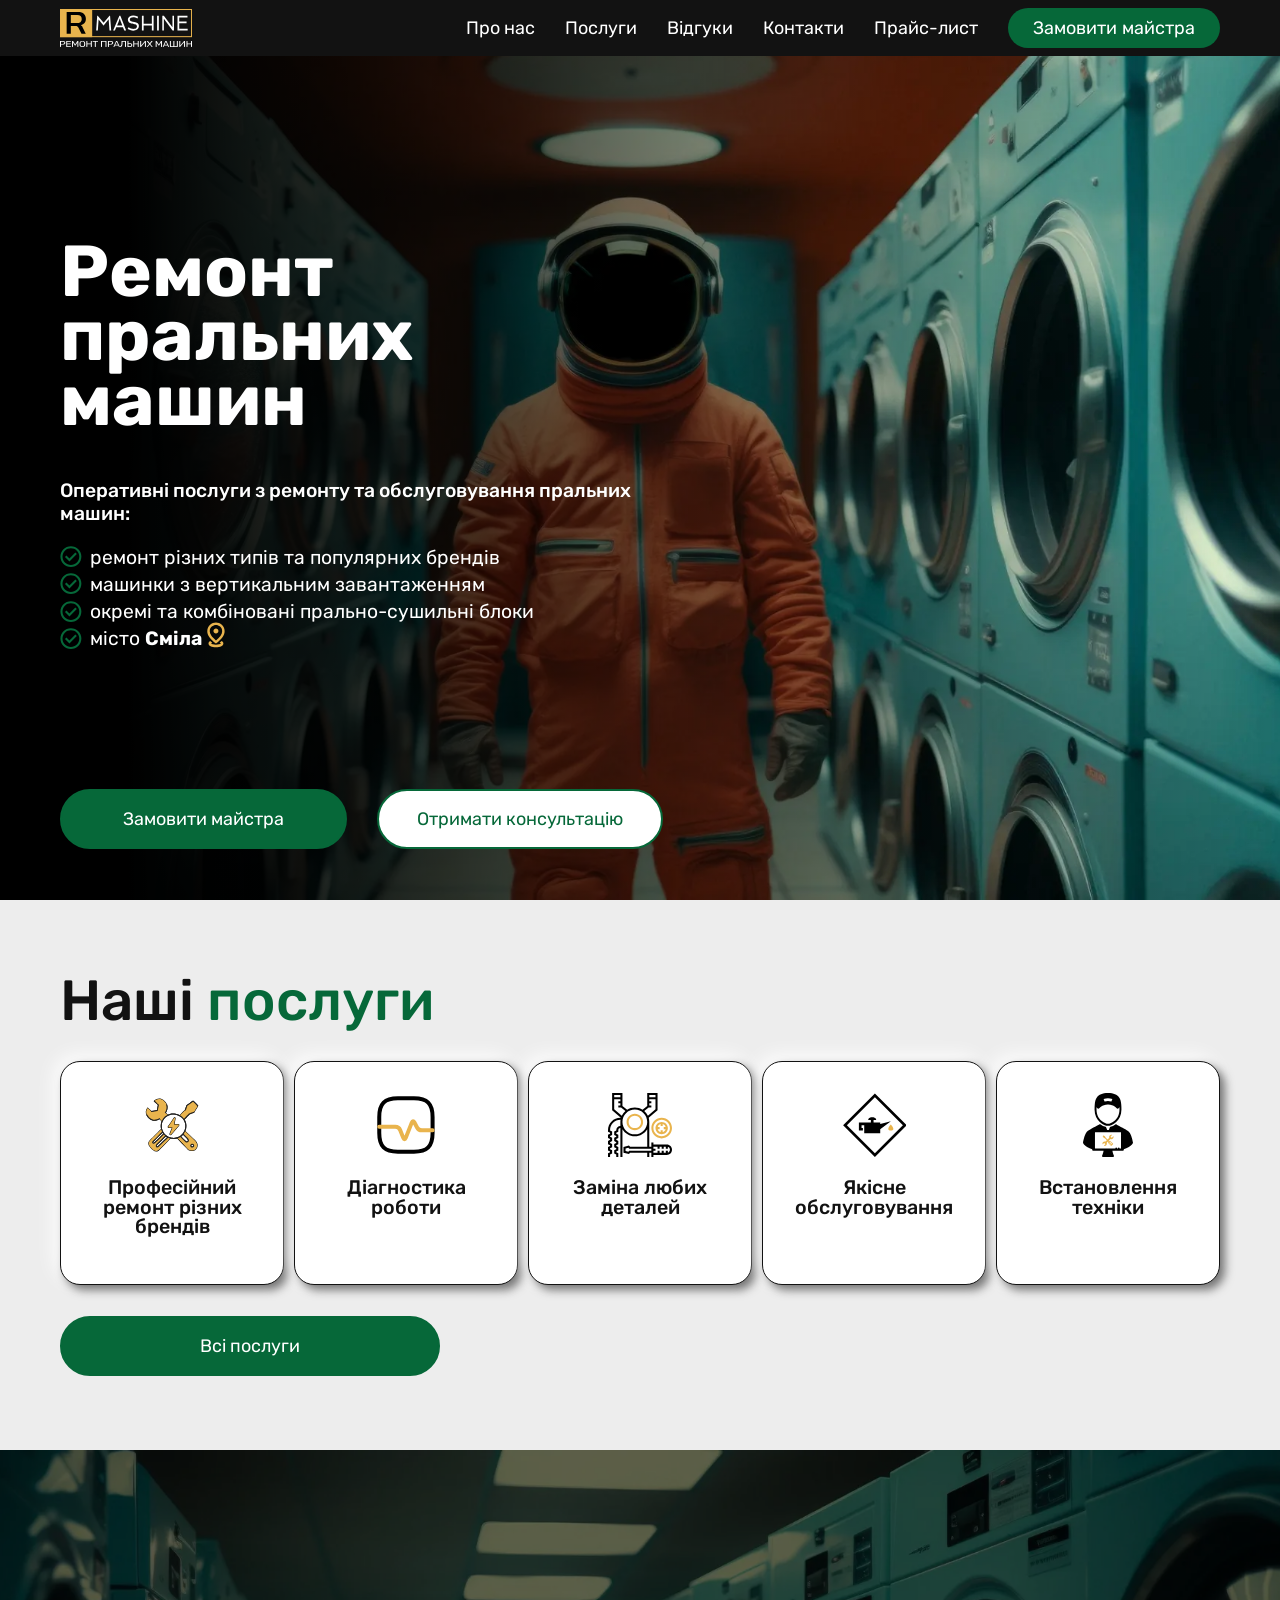
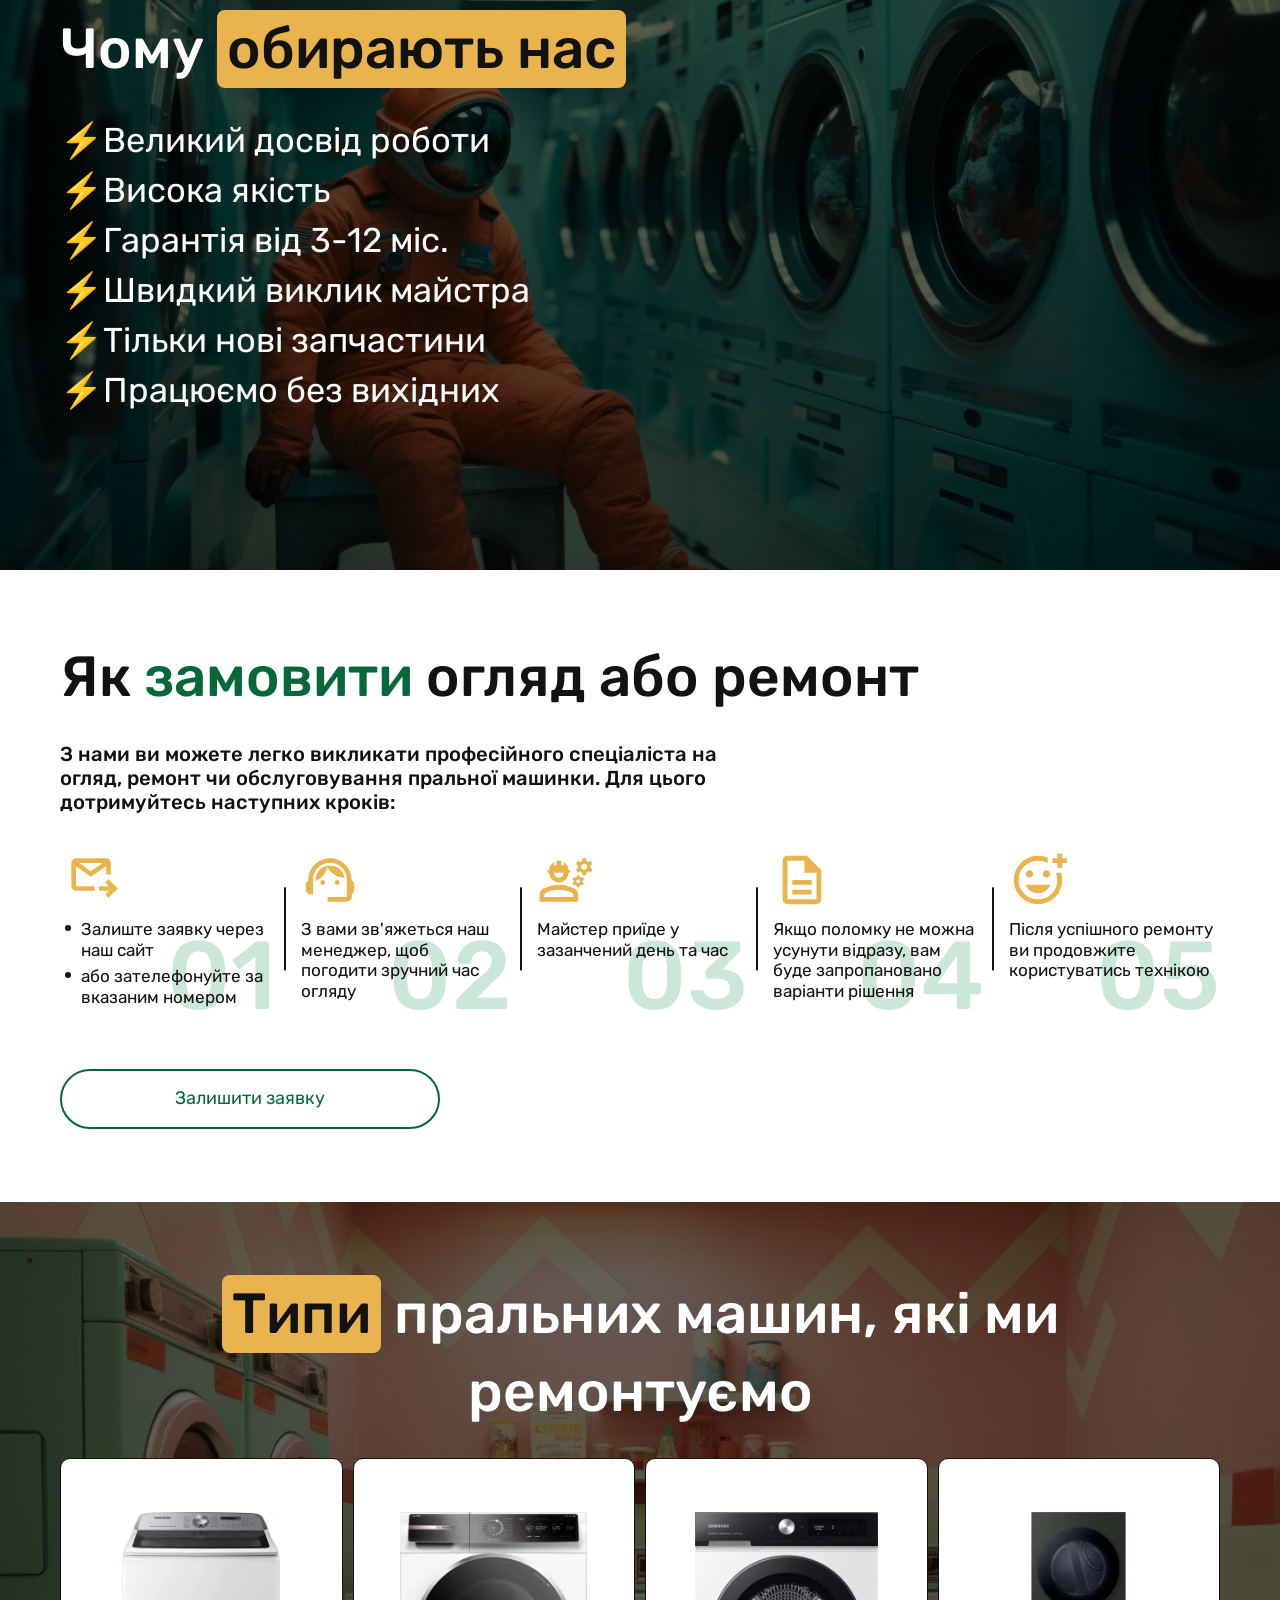
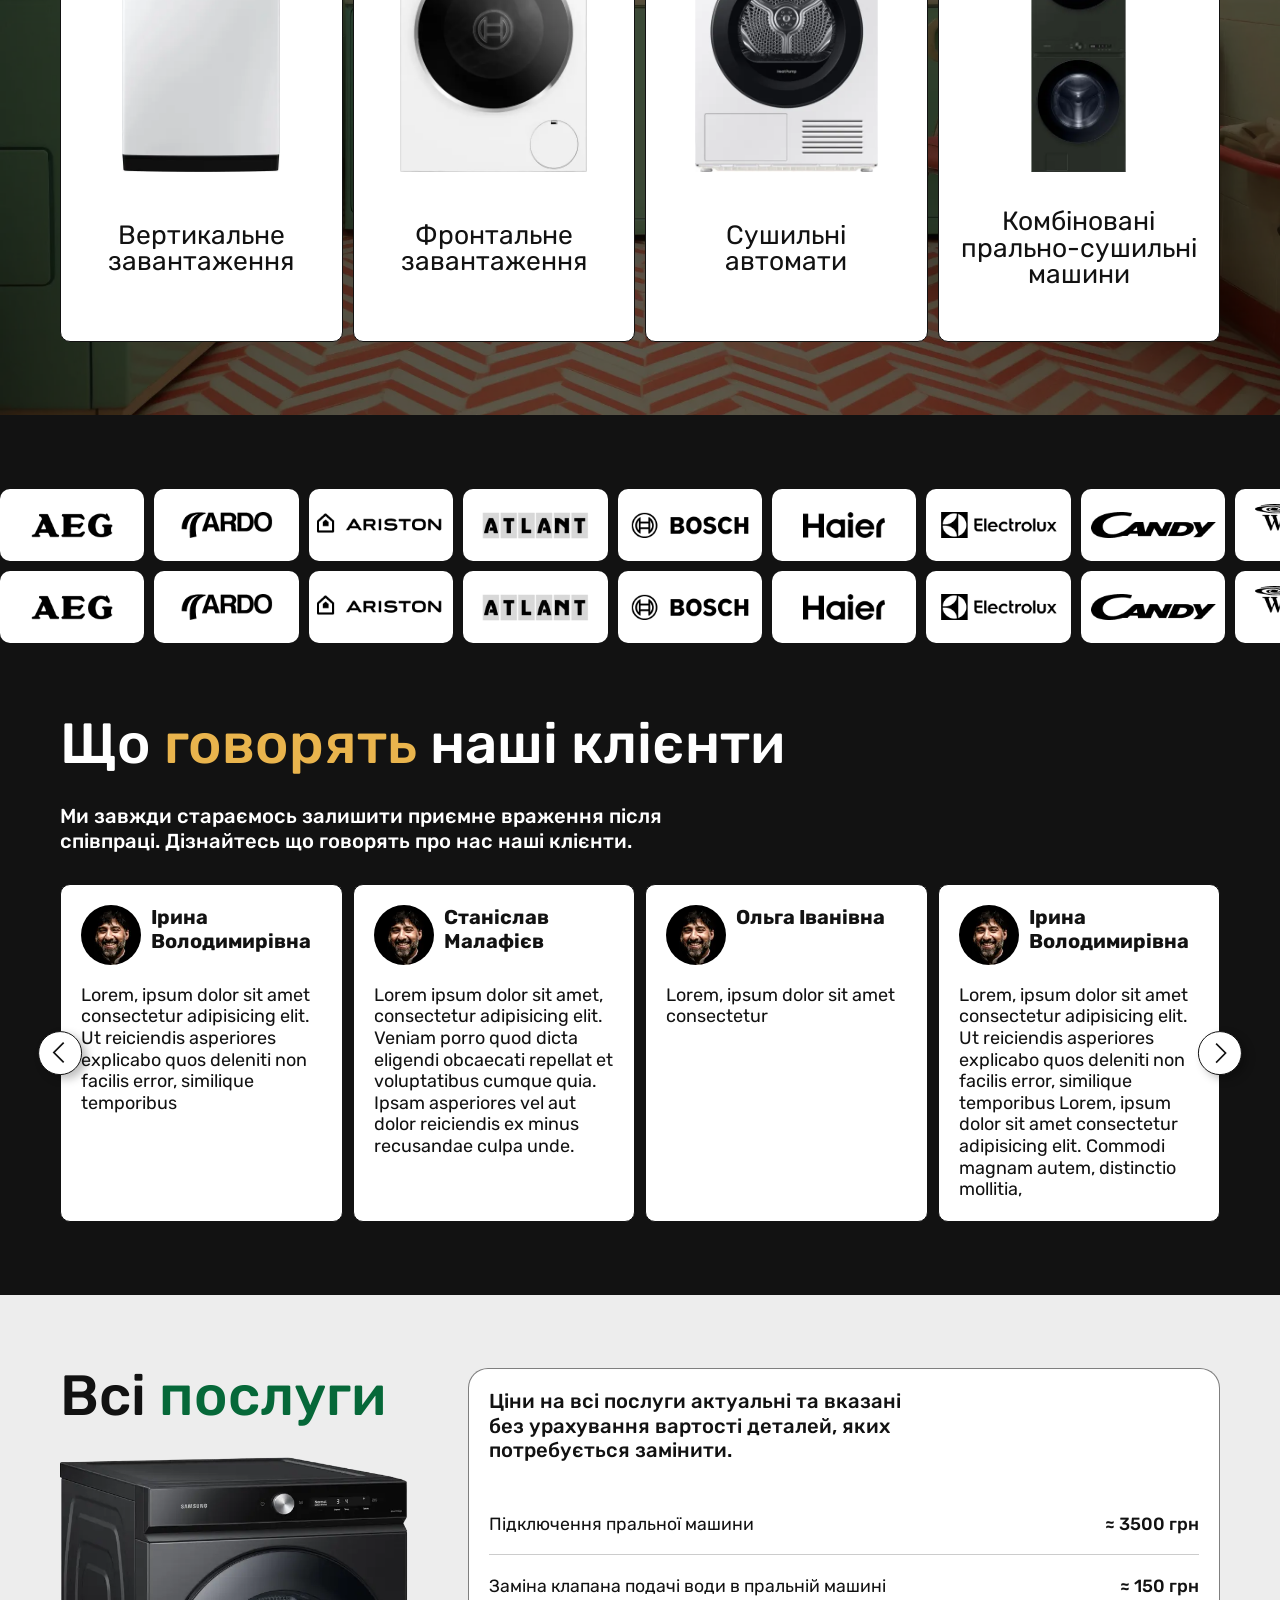
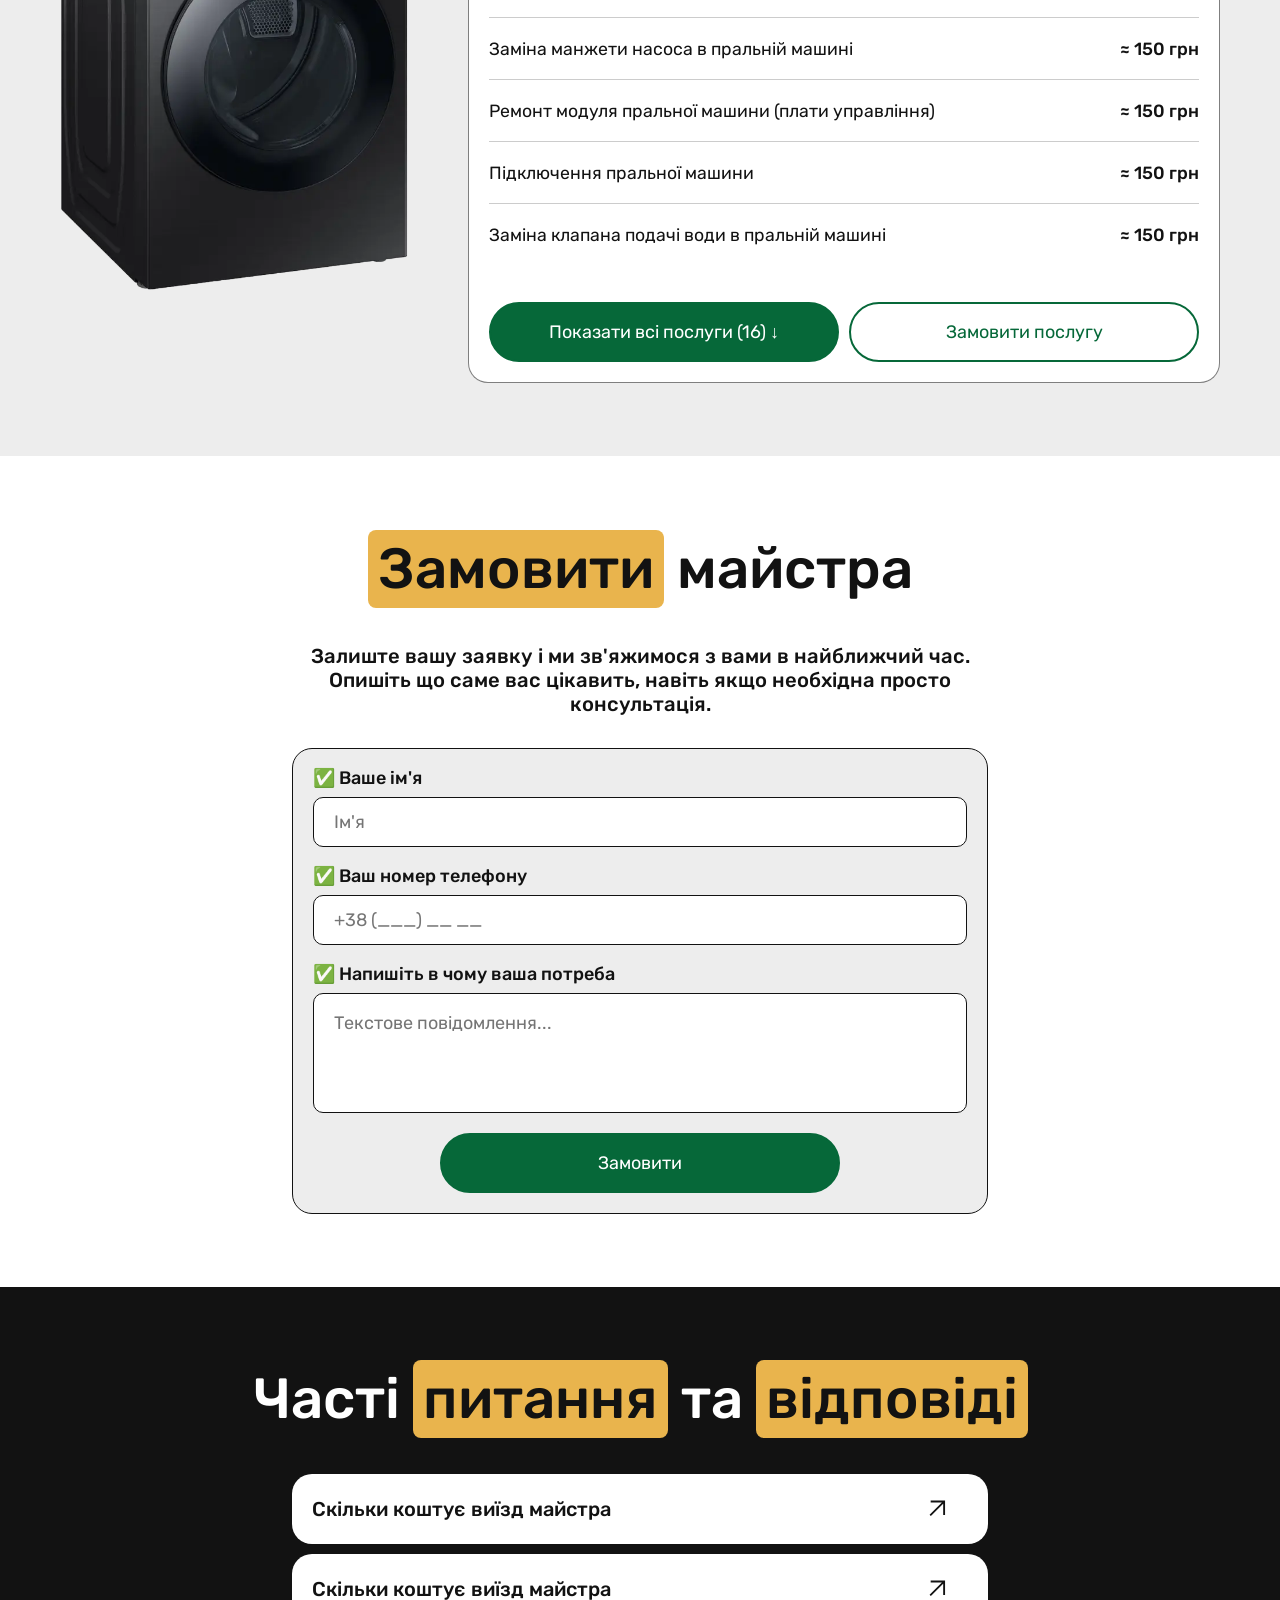
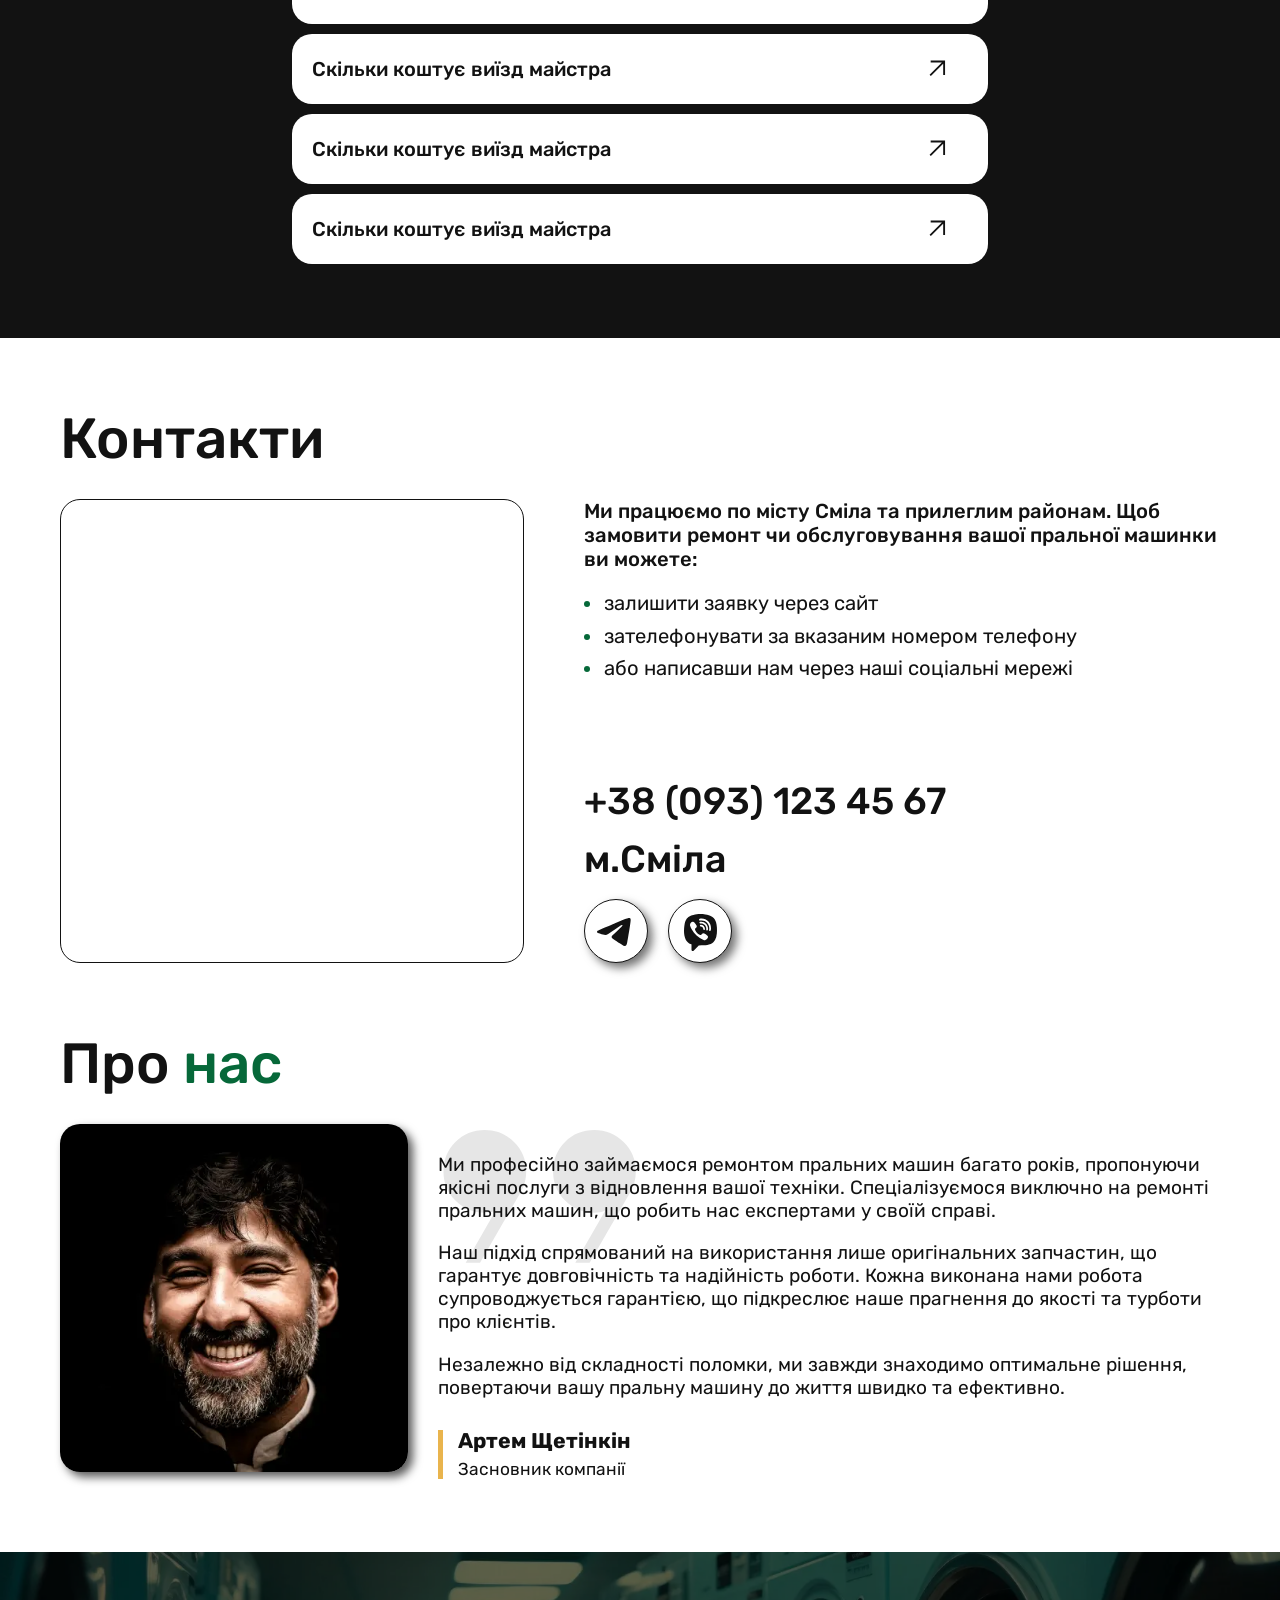
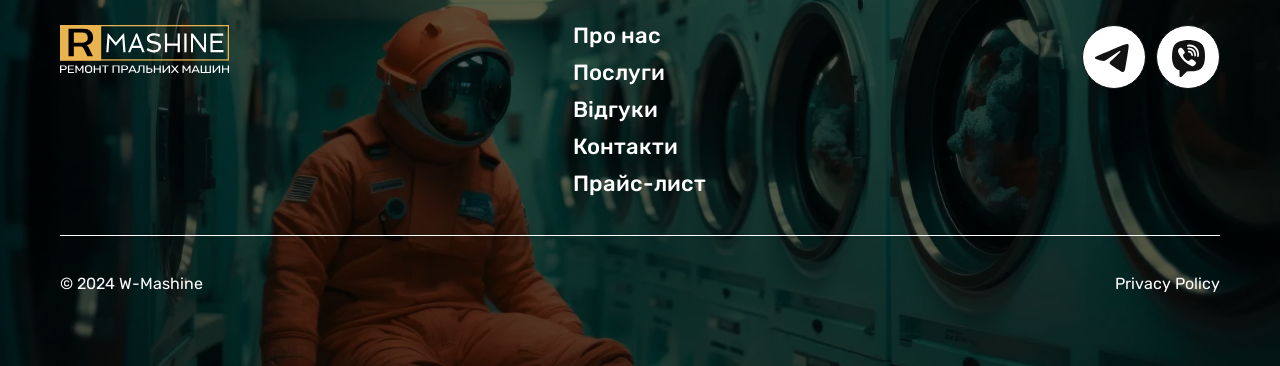
<file: docs/index.html>
<!DOCTYPE html>
<html lang="uk">

<head>
	<title>WMR | HOME</title>
	<meta charset="UTF-8">
	<meta name="format-detection" content="telephone=no">
	<!-- <style>body{opacity: 0;}</style> -->
	<link rel="stylesheet" href="css/style.min.css?_v=20241106170302">
	<link rel="shortcut icon" href="favicon.ico">
	<!-- <meta name="robots" content="noindex, nofollow"> -->
	<meta name="viewport" content="width=device-width, initial-scale=1.0">
</head>

<body>
	<div class="wrapper">
		<header class="header">
			<div class="header__container">
				<a href="index.html" class="header__logo" aria-label="link to index.html">
					<img src="img/icon/logo2.svg" width="121" height="54" alt="Logo Repair ремонт пральних машин">
				</a>
				<div class="header__menu menu">
					<nav class="menu__body">
						<ul class="menu__list">
							<li class="menu__item"><a href="#" class="menu__link" data-goto-header data-goto=".about" aria-label="лінк до секції">Про нас</a></li>
							<li class="menu__item"><a href="#" class="menu__link" data-goto-header data-goto=".price" aria-label="лінк до секції">Послуги</a></li>
							<li class="menu__item"><a href="#" class="menu__link" data-goto-header data-goto=".reviews__container" aria-label="лінк до секції">Відгуки</a></li>
							<li class="menu__item"><a href="#" class="menu__link" data-goto-header data-goto=".contacts" aria-label="лінк до секції">Контакти</a></li>
							<li class="menu__item"><a href="#" class="menu__link" data-goto-header data-goto=".price" aria-label="лінк до секції">Прайс-лист</a></li>
						</ul>
					</nav>
					<a href="#" data-goto-header data-goto=".order" class="menu__contacts btn btn_one">
						Замовити <span>майстра</span>
					</a>
					<button type="button" class="menu__icon icon-menu" aria-label="відкриття мобільного меню">
						<span class="icon-menu__ic">
							<span></span>
						</span>
					</button>
				</div>
			</div>
		</header>
		<main class="page">
			<section class="hero">
				<div class="hero__container">
					<div class="hero__body">
						<div class="hero__top">
							<h1 class="hero__title title-hero">
								Ремонт<br> пральних машин
							</h1>
							<p class="hero__txt">
								Оперативні послуги з ремонту та обслуговування пральних машин:
							</p>
							<ul class="hero__list">
								<li class="hero__item">
									<p>
										ремонт різних типів та популярних брендів
									</p>
								</li>
								<li class="hero__item">
									<p>
										машинки з вертикальним завантаженням
									</p>
								</li>
								<li class="hero__item">
									<p>
										окремі та комбіновані прально-сушильні блоки
									</p>
								</li>
								<li class="hero__item">
									<p>
										місто <b><span>Сміла</span></b>
									</p>
								</li>
							</ul>
						</div>
						<div class="hero__buttons">
							<a href="#" data-goto-header data-goto=".order" class="hero__btn btn btn_two" aria-label="замовити послугу">
								Замовити майстра
							</a>
							<a href="#" data-goto-header data-goto=".order" class="hero__btn btn btn_three" aria-label="зателефонувати">
								Отримати консультацію
							</a>
						</div>
					</div>

				</div>
			</section>
			<section class="services">
				<div class="services__container">
					<h2 class="services__title title-main">
						Наші <span>послуги</span>
					</h2>
					<ul class="services__list">
						<li class="services__item">
							<div class="services__ic">
								<img src="img/icon/services-01.svg" width="40" height="40" alt="icon repear">
							</div>
							<p>
								Професійний ремонт різних брендів
							</p>
						</li>
						<li class="services__item">
							<div class="services__ic">
								<img src="img/icon/services-02.svg" width="40" height="40" alt="icon repear">
							</div>
							<p>
								Діагностика роботи
							</p>
						</li>
						<li class="services__item">
							<div class="services__ic">
								<img src="img/icon/services-03.svg" width="40" height="40" alt="icon repear">
							</div>
							<p>
								Заміна любих деталей
							</p>
						</li>
						<li class="services__item">
							<div class="services__ic">
								<img src="img/icon/services-05.svg" width="40" height="40" alt="icon repear">
							</div>
							<p>
								Якісне обслуговування
							</p>
						</li>
						<li class="services__item">
							<div class="services__ic">
								<img src="img/icon/services-04.svg" width="40" height="40" alt="icon repear">
							</div>
							<p>
								Встановлення техніки
							</p>
						</li>
					</ul>
					<div class="services__button">
						<a href="#" data-goto-header data-goto=".price" class="services__link btn btn_two" aria-label="прокручування до блоку послуг з прайсом">
							Всі послуги
						</a>
					</div>
				</div>
			</section>
			<section class="why">
				<div class="why__container">
					<h2 class="why__title title-main title-mark">
						Чому <span>обирають нас</span>
					</h2>
					<ul class="why__list">
						<li class="why__item">
							⚡️Великий досвід роботи
						</li>
						<li class="why__item">
							⚡️Висока якість
						</li>
						<li class="why__item">
							⚡️Гарантія від 3-12 міс.
						</li>
						<li class="why__item">
							⚡️Швидкий виклик майстра
						</li>
						<li class="why__item">
							⚡️Тільки нові запчастини
						</li>
						<li class="why__item">
							⚡️Працюємо без вихідних
						</li>
					</ul>
				</div>
			</section>
			<section class="process">
				<div class="process__container">
					<h2 class="process__title title-main">
						Як <span>замовити</span> огляд або ремонт
					</h2>
					<p class="process__txt txt-sub">
						З нами ви можете легко викликати професійного спеціаліста на огляд, ремонт чи обслуговування пральної машинки. Для цього дотримуйтесь наступних кроків:
					</p>
					<ul class="process__list">
						<li class="process__item">
							<div class="process__block">
								<img src="img/icon/outgoing_mail.svg" width="24" height="24" alt="icon mail">
								<ul>
									<li>
										Залиште заявку через наш сайт
									</li>
									<li>
										або зателефонуйте за вказаним номером
									</li>
								</ul>
							</div>
						</li>
						<li class="process__item">
							<div class="process__block">
								<img src="img/icon/support_agent.svg" width="24" height="24" alt="icon manager">
								<p>
									З вами зв'яжеться наш менеджер, щоб погодити зручний час огляду
								</p>
							</div>
						</li>
						<li class="process__item">
							<div class="process__block">
								<img src="img/icon/engineering.svg" width="24" height="24" alt="icon worker">
								<p>
									Mайстер приїде у зазанчений день та час
								</p>
							</div>
						</li>
						<li class="process__item">
							<div class="process__block">
								<img src="img/icon/description.svg" width="24" height="24" alt="icon list of proposal">
								<p>
									Якщо поломку не можна усунути відразу, вам буде запропановано варіанти рішення
								</p>
							</div>
						</li>
						<li class="process__item">
							<div class="process__block">
								<img src="img/icon/add_reaction.svg" width="24" height="24" alt="icon happy smile">
								<p>
									Після успішного ремонту ви продовжите користуватись технікою
								</p>
							</div>
						</li>
					</ul>
					<a href="#" data-goto-header data-goto=".order" class="process__link btn btn_three" aria-label="переход на заявку">
						Залишити заявку
					</a>
				</div>
			</section>
			<section class="type">
				<div class="type__container">
					<h2 class="type__title title-main title-mark">
						<span>Типи</span> пральних машин, які ми ремонтуємо
					</h2>
					<ul class="type__list">
						<li class="type__item">
							<div class="type__img">
								<picture>
									<source srcset="img/types/vertical-mb.webp" media="(min-width: 30.061em)" type="image/webp">
									<source srcset="img/types/vertical-pc.webp" media="(max-width: 30.061em)" type="image/webp">
									<img loading="lazy" class="ibg ibg--contain" src="img/types/vertical-pc.webp" width="260" height="260" alt="image">
								</picture>
							</div>
							<p class="type__name">
								Вертикальне завантаження
							</p>
						</li>
						<li class="type__item">
							<div class="type__img">
								<picture>
									<source srcset="img/types/front-mb.webp" media="(min-width: 30.061em)" type="image/webp">
									<source srcset="img/types/front-pc.webp" media="(max-width: 30.061em)" type="image/webp">
									<img loading="lazy" class="ibg ibg--contain" src="img/types/front-pc.webp" width="260" height="260" alt="image">
								</picture>
							</div>
							<p class="type__name">
								Фронтальне завантаження
							</p>
						</li>
						<li class="type__item">
							<div class="type__img">
								<picture>
									<source srcset="img/types/dryer-mb.webp" media="(min-width: 30.061em)" type="image/webp">
									<source srcset="img/types/dryer-pc.webp" media="(max-width: 30.061em)" type="image/webp">
									<img loading="lazy" class="ibg ibg--contain" src="img/types/dryer-pc.webp" width="260" height="260" alt="image">
								</picture>
							</div>
							<p class="type__name">
								Сушильні<br> автомати
							</p>
						</li>
						<li class="type__item">
							<div class="type__img">
								<picture>
									<source srcset="img/types/combo-mb.webp" media="(min-width: 30.061em)" type="image/webp">
									<source srcset="img/types/combo-pc.webp" media="(max-width: 30.061em)" type="image/webp">
									<img loading="lazy" class="ibg ibg--contain" src="img/types/combo-pc.webp" width="260" height="260" alt="image">
								</picture>
							</div>
							<p class="type__name">
								Комбіновані прально-сушильні машини
							</p>
						</li>
					</ul>
				</div>

			</section>
			<section class="reviews">
				<div class="tiker__wrapper">
					<div data-tiker-speed="80" class="tiker tiker-01">
						<ul class="tiker__list">
							<li class="tiker__item">
								<img src="img/brands/brand-01.webp" width="200" height="100" alt="бренд">
							</li>
							<li class="tiker__item">
								<img src="img/brands/brand-02.webp" width="200" height="100" alt="бренд">
							</li>
							<li class="tiker__item">
								<img src="img/brands/brand-03.webp" width="200" height="100" alt="бренд">
							</li>
							<li class="tiker__item">
								<img src="img/brands/brand-04.webp" width="200" height="100" alt="бренд">
							</li>
							<li class="tiker__item">
								<img src="img/brands/brand-05.webp" width="200" height="100" alt="бренд">
							</li>
							<li class="tiker__item">
								<img src="img/brands/brand-06.webp" width="200" height="100" alt="бренд">
							</li>
							<li class="tiker__item">
								<img src="img/brands/brand-07.webp" width="200" height="100" alt="бренд">
							</li>
							<li class="tiker__item">
								<img src="img/brands/brand-08.webp" width="200" height="100" alt="бренд">
							</li>
							<li class="tiker__item">
								<img src="img/brands/brand-09.webp" width="200" height="100" alt="бренд">
							</li>
							<li class="tiker__item">
								<img src="img/brands/brand-10.webp" width="200" height="100" alt="бренд">
							</li>
							<li class="tiker__item">
								<img src="img/brands/brand-11.webp" width="200" height="100" alt="бренд">
							</li>
							<li class="tiker__item">
								<img src="img/brands/brand-12.webp" width="200" height="100" alt="бренд">
							</li>
							<li class="tiker__item">
								<img src="img/brands/brand-13.webp" width="200" height="100" alt="бренд">
							</li>
							<li class="tiker__item">
								<img src="img/brands/brand-14.webp" width="200" height="100" alt="бренд">
							</li>
							<li class="tiker__item">
								<img src="img/brands/brand-15.webp" width="200" height="100" alt="бренд">
							</li>
							<li class="tiker__item">
								<img src="img/brands/brand-16.webp" width="200" height="100" alt="бренд">
							</li>
							<li class="tiker__item">
								<img src="img/brands/brand-17.webp" width="200" height="100" alt="бренд">
							</li>
						</ul>
					</div>
					<div data-tiker-speed="80" class="tiker tiker-02">
						<ul class="tiker__list">
							<li class="tiker__item">
								<img src="img/brands/brand-01.webp" width="200" height="100" alt="бренд">
							</li>
							<li class="tiker__item">
								<img src="img/brands/brand-02.webp" width="200" height="100" alt="бренд">
							</li>
							<li class="tiker__item">
								<img src="img/brands/brand-03.webp" width="200" height="100" alt="бренд">
							</li>
							<li class="tiker__item">
								<img src="img/brands/brand-04.webp" width="200" height="100" alt="бренд">
							</li>
							<li class="tiker__item">
								<img src="img/brands/brand-05.webp" width="200" height="100" alt="бренд">
							</li>
							<li class="tiker__item">
								<img src="img/brands/brand-06.webp" width="200" height="100" alt="бренд">
							</li>
							<li class="tiker__item">
								<img src="img/brands/brand-07.webp" width="200" height="100" alt="бренд">
							</li>
							<li class="tiker__item">
								<img src="img/brands/brand-08.webp" width="200" height="100" alt="бренд">
							</li>
							<li class="tiker__item">
								<img src="img/brands/brand-09.webp" width="200" height="100" alt="бренд">
							</li>
							<li class="tiker__item">
								<img src="img/brands/brand-10.webp" width="200" height="100" alt="бренд">
							</li>
							<li class="tiker__item">
								<img src="img/brands/brand-11.webp" width="200" height="100" alt="бренд">
							</li>
							<li class="tiker__item">
								<img src="img/brands/brand-12.webp" width="200" height="100" alt="бренд">
							</li>
							<li class="tiker__item">
								<img src="img/brands/brand-13.webp" width="200" height="100" alt="бренд">
							</li>
							<li class="tiker__item">
								<img src="img/brands/brand-14.webp" width="200" height="100" alt="бренд">
							</li>
							<li class="tiker__item">
								<img src="img/brands/brand-15.webp" width="200" height="100" alt="бренд">
							</li>
							<li class="tiker__item">
								<img src="img/brands/brand-16.webp" width="200" height="100" alt="бренд">
							</li>
							<li class="tiker__item">
								<img src="img/brands/brand-17.webp" width="200" height="100" alt="бренд">
							</li>
						</ul>
					</div>
				</div>
				<div class="reviews__container">
					<h2 class="reviews__title title-main">
						Що <span>говорять</span> наші клієнти
					</h2>
					<p class="reviews__subtitle txt-sub">
						Ми завжди стараємось залишити приємне враження після співпраці. Дізнайтесь що говорять про нас наші клієнти.
					</p>
					<div class="reviews__body">
						<div class="reviews__slider swiper">
							<ul class="reviews__wrapper swiper-wrapper">
								<li class="reviews__slide slide-reviews swiper-slide">
									<div class="slide-reviews__body">
										<div class="slide-reviews__head">
											<img loading="lazy" class="ibg" src="img/workers/worker-sm.webp" width="50" height="50" alt="Image">
											<p class="slide-reviews__name">
												Ірина Володимирівна
											</p>
										</div>
										<p class="slide-reviews__testimonials">
											Lorem, ipsum dolor sit amet consectetur adipisicing elit. Ut reiciendis asperiores explicabo quos deleniti non facilis error, similique temporibus
										</p>
									</div>
								</li>
								<li class="reviews__slide slide-reviews swiper-slide">
									<div class="slide-reviews__body">
										<div class="slide-reviews__head">
											<img loading="lazy" class="ibg" src="img/workers/worker-sm.webp" width="50" height="50" alt="Image">
											<p class="slide-reviews__name">
												Станіслав Малафієв
											</p>
										</div>
										<p class="slide-reviews__testimonials">
											Lorem ipsum dolor sit amet, consectetur adipisicing elit. Veniam porro quod dicta eligendi obcaecati repellat et voluptatibus cumque quia. Ipsam asperiores vel aut dolor reiciendis ex minus recusandae culpa unde.
										</p>
									</div>
								</li>
								<li class="reviews__slide slide-reviews swiper-slide">
									<div class="slide-reviews__body">
										<div class="slide-reviews__head">
											<img loading="lazy" class="ibg" src="img/workers/worker-sm.webp" width="50" height="50" alt="Image">
											<p class="slide-reviews__name">
												Ольга Іванівна
											</p>
										</div>
										<p class="slide-reviews__testimonials">
											Lorem, ipsum dolor sit amet consectetur
										</p>
									</div>
								</li>
								<li class="reviews__slide slide-reviews swiper-slide">
									<div class="slide-reviews__body">
										<div class="slide-reviews__head">
											<img loading="lazy" class="ibg" src="img/workers/worker-sm.webp" width="50" height="50" alt="Image">
											<p class="slide-reviews__name">
												Ірина Володимирівна
											</p>
										</div>
										<p class="slide-reviews__testimonials">
											Lorem, ipsum dolor sit amet consectetur adipisicing elit. Ut reiciendis asperiores explicabo quos deleniti non facilis error, similique temporibus Lorem, ipsum dolor sit amet consectetur adipisicing elit. Commodi magnam autem, distinctio mollitia,
										</p>
									</div>
								</li>
								<li class="reviews__slide slide-reviews swiper-slide">
									<div class="slide-reviews__body">
										<div class="slide-reviews__head">
											<img loading="lazy" class="ibg" src="img/workers/worker-sm.webp" width="50" height="50" alt="Image">
											<p class="slide-reviews__name">
												Ольга Іванівна
											</p>
										</div>
										<p class="slide-reviews__testimonials">
											Lorem, ipsum dolor sit amet consectetur adipisicing elit. Ut reiciendis asperiores explicabo quos deleniti non facilis error, similique temporibus
										</p>
									</div>
								</li>

							</ul>
						</div>
						<button type="button" class="reviews__button swiper-button-prev" aria-label="кнопка перемикання слайдів назад">
						</button>
						<button type="button" class="reviews__button swiper-button-next" aria-label="кнопка перемикання слайдів вперед">
						</button>
					</div>
				</div>
			</section>
			<section class="price">
				<div class="price__container">
					<div class="price__body">
						<h2 class="price__title title-main">
							Всі <span>послуги</span>
						</h2>
						<div class="price__img">
							<img loading="lazy" class="ibg ibg--contain" src="img/price.webp" width="300" height="374" alt="Image">
						</div>
					</div>
					<div data-showmore="items" class="price__list">
						<p class="price__subtitle txt-sub">
							Ціни на всі послуги актуальні та вказані без урахування вартості деталей, яких потребується замінити.
						</p>
						<ul data-showmore-content="6" class="price__items">
							<li class="price__item">
								<p class="price__name">
									Підключення пральної машини
								</p>
								<p class="price__price">
									≈ 3500 грн
								</p>
							</li>
							<li class="price__item">
								<p class="price__name">
									Заміна клапана подачі води в пральній машині
								</p>
								<p class="price__price">
									≈ 150 грн
								</p>
							</li>
							<li class="price__item">
								<p class="price__name">
									Заміна манжети насоса в пральній машині
								</p>
								<p class="price__price">
									≈ 150 грн
								</p>
							</li>
							<li class="price__item">
								<p class="price__name">
									Ремонт модуля пральної машини (плати управління)
								</p>
								<p class="price__price">
									≈ 150 грн
								</p>
							</li>
							<li class="price__item">
								<p class="price__name">
									Підключення пральної машини
								</p>
								<p class="price__price">
									≈ 150 грн
								</p>
							</li>
							<li class="price__item">
								<p class="price__name">
									Заміна клапана подачі води в пральній машині
								</p>
								<p class="price__price">
									≈ 150 грн
								</p>
							</li>
							<li class="price__item">
								<p class="price__name">
									Заміна манжети насоса в пральній машині
								</p>
								<p class="price__price">
									≈ 150 грн
								</p>
							</li>
							<li class="price__item">
								<p class="price__name">
									Ремонт модуля пральної машини (плати управління)
								</p>
								<p class="price__price">
									≈ 150 грн
								</p>
							</li>
							<li class="price__item">
								<p class="price__name">
									Підключення пральної машини
								</p>
								<p class="price__price">
									≈ 150 грн
								</p>
							</li>
							<li class="price__item">
								<p class="price__name">
									Заміна клапана подачі води в пральній машині
								</p>
								<p class="price__price">
									≈ 150 грн
								</p>
							</li>
							<li class="price__item">
								<p class="price__name">
									Заміна манжети насоса в пральній машині
								</p>
								<p class="price__price">
									≈ 150 грн
								</p>
							</li>
							<li class="price__item">
								<p class="price__name">
									Ремонт модуля пральної машини (плати управління)
								</p>
								<p class="price__price">
									≈ 150 грн
								</p>
							</li>
							<li class="price__item">
								<p class="price__name">
									Підключення пральної машини
								</p>
								<p class="price__price">
									≈ 150 грн
								</p>
							</li>
							<li class="price__item">
								<p class="price__name">
									Заміна клапана подачі води в пральній машині
								</p>
								<p class="price__price">
									≈ 150 грн
								</p>
							</li>
							<li class="price__item">
								<p class="price__name">
									Заміна манжети насоса в пральній машині
								</p>
								<p class="price__price">
									≈ 150 грн
								</p>
							</li>
							<li class="price__item">
								<p class="price__name">
									Ремонт модуля пральної машини (плати управління)
								</p>
								<p class="price__price">
									≈ 150 грн
								</p>
							</li>
						</ul>
						<div class="price__buttons">
							<button hidden data-showmore-button="300" type="button" class="price__more btn btn_two" aria-label="кнопка розкриття списку на послуги з цінами">
								<span class="more-showe">Показати всі послуги (<span class="count-services"></span>) ↓</span>
								<span class="more-hidden">Сховати ↑</span>
							</button>
							<a href="#" data-goto-header data-goto=".order" class="price__link btn btn_three" aria-label="посилання на форму замовлення">
								Замовити послугу
							</a>
						</div>
					</div>
				</div>
			</section>
			<section class="order">
				<div class="order__container">
					<h2 class="order__title title-main title-mark">
						<span>Замовити</span> майстра
					</h2>
					<p class="order__subtitle txt-sub">
						Залиште вашу заявку і ми зв'яжимося з вами в найближчий час. Опишіть що саме вас цікавить, навіть якщо необхідна просто консультація.
					</p>
					<form class="order__form form" data-dev action="#" method="POST">
						<div class="form__body">
							<div class="form__item">
								<label for="formName" class="form__lable">✅ Ваше ім'я</label>
								<input id="formName" type="text" name="name" placeholder="Iм'я" class="input" data-required data-validate data-error="Обов'язкове поле">
							</div>
							<div class="form__item">
								<label for="formTel" class="form__lable">✅ Ваш номер телефону</label>
								<input id="formTel" type="tel" name="tel" placeholder="+38 (___) __ __" class="input" data-required data-validate data-error="Обов'язкове поле">
							</div>
							<div class="form__item">
								<label for="formMsg" class="form__lable">✅ Напишіть в чому ваша потреба</label>
								<textarea id="formMsg" name="message" placeholder="Текстове повідомлення..." class=" form__msg input" maxlength="300"></textarea>
							</div>
							<button type="submit" class="form__button btn btn_two" aria-label="submit form button">Замовити</button>
						</div>
						<div class="form__sucsess success">
							<button type="button" class="success__close" aria-label="кнопка закрытия попапа">
								<svg width="23" height="23" viewBox="0 0 23 23" fill="none" xmlns="http://www.w3.org/2000/svg">
									<path d="M1.73333 1.48883L21.5469 21.0288" stroke="#979797" stroke-linecap="square" />
									<path d="M21.2667 1.48883L1.45309 21.0288" stroke="#979797" stroke-linecap="square" />
								</svg>
							</button>
							<p class="success__title">
								Дякуємо!
							</p>
							<p class="success__subtitle txt-sub">
								Ваша <span>заявка прийнята</span>. Ми зв'яжемося з вами найближчим часом.
							</p>
						</div>
					</form>
				</div>
			</section>
			<section class="faq">
				<div class="faq__container">
					<h2 class="faq__title title-main title-mark">
						Часті <span>питання</span> та <span>відповіді</span>
					</h2>
					<div class="faq__body">
						<div data-spollers data-spollers-speed="300" class="spollers">
							<details class="spollers__item">
								<summary class="spollers__head">Скільки коштує виїзд майстра</summary>
								<div class="spollers__body">
									<p>
										Lorem ipsum dolor sit amet consectetur adipisicing elit. Tempore ipsam ex aliquam asperiores, nemo eius voluptatem, pariatur necessitatibus vitae optio aperiam odit temporibus labore, quod sapiente id inventore ut! Modi?
									</p>
								</div>
							</details>
							<details class="spollers__item">
								<summary class="spollers__head">Скільки коштує виїзд майстра</summary>
								<div class="spollers__body">
									<p>
										Lorem ipsum dolor sit amet consectetur adipisicing elit. Tempore ipsam ex aliquam asperiores, nemo eius voluptatem, pariatur necessitatibus vitae optio aperiam odit temporibus labore, quod sapiente id inventore ut! Modi?
									</p>
								</div>
							</details>
							<details class="spollers__item">
								<summary class="spollers__head">Скільки коштує виїзд майстра</summary>
								<div class="spollers__body">
									<p>
										Lorem ipsum dolor sit amet consectetur adipisicing elit. Tempore ipsam ex aliquam asperiores, nemo eius voluptatem, pariatur necessitatibus vitae optio aperiam odit temporibus labore, quod sapiente id inventore ut! Modi?
									</p>
								</div>
							</details>
							<details class="spollers__item">
								<summary class="spollers__head">Скільки коштує виїзд майстра</summary>
								<div class="spollers__body">
									<p>
										Lorem ipsum dolor sit amet consectetur adipisicing elit. Tempore ipsam ex aliquam asperiores, nemo eius voluptatem, pariatur necessitatibus vitae optio aperiam odit temporibus labore, quod sapiente id inventore ut! Modi?
									</p>
								</div>
							</details>
							<details class="spollers__item">
								<summary class="spollers__head">Скільки коштує виїзд майстра</summary>
								<div class="spollers__body">
									<p>
										Lorem ipsum dolor sit amet consectetur adipisicing elit. Tempore ipsam ex aliquam asperiores, nemo eius voluptatem, pariatur necessitatibus vitae optio aperiam odit temporibus labore, quod sapiente id inventore ut! Modi?
									</p>
								</div>
							</details>
						</div>
					</div>
				</div>
			</section>
			<section class="contacts">
				<div class="contacts__container">
					<h2 class="contacts__tilte title-main">
						Контакти
					</h2>
					<div class="contacts__body">
						<div class="contacts__map">
							<iframe class="ibg" src="https://www.google.com/maps/embed?pb=!1m18!1m12!1m3!1d83405.16991915113!2d31.803669074074033!3d49.21172147131496!2m3!1f0!2f0!3f0!3m2!1i1024!2i768!4f13.1!3m3!1m2!1s0x40d140616c4c4401%3A0x87baa02ce135bf2c!2sSmila%2C%20Cherkasy%20Oblast%2C%2020700!5e0!3m2!1sen!2sua!4v1730726338568!5m2!1sen!2sua" title="гугл карта" width="600" height="600" style="border:0;" allowfullscreen="" loading="lazy" referrerpolicy="no-referrer-when-downgrade"></iframe>
						</div>
						<div class="contacts__info">
							<div class="contacts__txt txt-sub">
								<p>
									Ми працюємо по місту Сміла та прилеглим районам. Щоб замовити ремонт чи обслуговування вашої пральної машинки ви можете:
								</p>
								<ul class="contacts__list">
									<li>
										<p>
											залишити заявку через сайт
										</p>
									</li>
									<li>
										<p>
											зателефонувати за вказаним номером телефону
										</p>
									</li>
									<li>
										<p>
											або написавши нам через наші соціальні мережі
										</p>
									</li>
								</ul>
							</div>
							<address class="contacts__address">
								<a href="tel:+123456789" class="contacts__link" aria-label="номер телефону">+38 (093) 123 45 67</a>
								<a href="https://maps.app.goo.gl/S5ba7nvvoPJKSMig7" class="contacts__link" aria-label="гугл карти">м.Сміла</a>
								<div class="contacts__socials">
									<a href="#" class="contacts__social social-btn" aria-label="написати в телеграм">
										<svg width="62" height="62" viewBox="0 0 62 62" fill="none" xmlns="http://www.w3.org/2000/svg">
											<path fill-rule="evenodd" clip-rule="evenodd" d="M14.3144 30.0108C23.3515 26.0734 29.3777 23.4777 32.3929 22.2236C41.0019 18.6428 42.7908 18.0208 43.9568 18.0002C44.2132 17.9957 44.7866 18.0593 45.158 18.3606C45.4716 18.6151 45.5579 18.9589 45.5992 19.2002C45.6405 19.4414 45.6919 19.9911 45.651 20.4205C45.1845 25.3223 43.1659 37.2178 42.1389 42.7079C41.7043 45.031 40.8487 45.8099 40.0203 45.8861C38.2201 46.0518 36.8531 44.6964 35.1095 43.5535C32.3811 41.765 30.8397 40.6516 28.1913 38.9064C25.1306 36.8894 27.1147 35.7809 28.859 33.9692C29.3155 33.4951 37.2473 26.2805 37.4009 25.626C37.4201 25.5442 37.4379 25.239 37.2566 25.0779C37.0754 24.9168 36.8078 24.9719 36.6148 25.0157C36.3411 25.0778 31.9825 27.9588 23.5388 33.6585C22.3016 34.508 21.181 34.9219 20.177 34.9003C19.0701 34.8763 16.941 34.2744 15.3581 33.7599C13.4168 33.1288 11.8738 32.7952 12.0082 31.7235C12.0781 31.1652 12.8469 30.5943 14.3144 30.0108Z" fill="#121212" />
										</svg>
									</a>
									<a href="#" class="contacts__social social-btn" aria-label="написати у вайбер">
										<svg width="62" height="62" viewBox="0 0 62 62" fill="none" xmlns="http://www.w3.org/2000/svg">
											<path d="M47.0436 22.2011C46.43 19.9518 45.2165 18.1711 43.4359 16.9116C41.1889 15.3205 38.6043 14.7563 36.3722 14.414C33.2836 13.9407 30.486 13.8744 27.8219 14.209C25.3228 14.5235 23.4418 15.0261 21.7242 15.837C18.3596 17.4249 16.3405 19.9965 15.724 23.4776C15.424 25.1673 15.223 26.6952 15.106 28.1521C14.836 31.5207 15.0805 34.5023 15.8545 37.265C16.6076 39.9584 17.9246 41.884 19.8807 43.1481C20.3802 43.4704 21.0162 43.7032 21.6342 43.9282C21.9432 44.0408 22.2402 44.1518 22.4997 44.269V49.7111C22.4997 50.4234 23.0608 51 23.7538 51C24.0808 51 24.3943 50.869 24.6283 50.6346L29.514 45.7505C29.727 45.5008 29.727 45.5008 29.946 45.4961C31.6156 45.4622 33.3211 45.3959 35.0162 45.3019C37.0697 45.1863 39.4488 44.9828 41.6899 44.0223C43.7405 43.142 45.2375 41.7452 46.136 39.872C47.0736 37.9172 47.6316 35.7989 47.8401 33.3985C48.2061 29.1773 47.9451 25.5142 47.0436 22.2011ZM38.5368 38.2656C38.0463 39.0904 37.3112 39.6608 36.4472 40.0308C35.8157 40.3022 35.1707 40.2451 34.5482 39.9738C29.322 37.7013 25.2253 34.1184 22.5162 28.9707C21.9582 27.91 21.5697 26.7553 21.1242 25.6345C21.0327 25.4032 21.0402 25.1334 20.9997 24.8821C21.0387 23.0706 22.3902 22.0516 23.7553 21.7432C24.2773 21.6245 24.7393 21.8142 25.1263 22.195C26.1974 23.2464 27.0449 24.4643 27.6824 25.8303C27.9614 26.43 27.8354 26.9603 27.3599 27.4059C27.2624 27.4984 27.1589 27.5847 27.0524 27.6664C25.9679 28.5051 25.8089 29.1388 26.3864 30.4014C27.3704 32.549 29.004 33.9905 31.1175 34.8847C31.6741 35.1205 32.1991 35.0034 32.6251 34.5393C32.6821 34.4776 32.7466 34.4175 32.7886 34.3466C33.6226 32.9174 34.8302 33.0593 35.9462 33.8748C36.6797 34.4098 37.3907 34.9741 38.1168 35.5198C39.2178 36.3539 39.2088 37.1371 38.5368 38.2656ZM32.2666 23.4699C31.9861 23.4699 31.7041 23.4931 31.428 23.5409C30.96 23.6226 30.519 23.2973 30.441 22.8163C30.363 22.3368 30.678 21.882 31.146 21.8018C31.5136 21.7402 31.8916 21.7078 32.2666 21.7078C35.9792 21.7078 39.0003 24.8128 39.0003 28.6285C39.0003 29.0154 38.9688 29.4039 38.9073 29.7816C38.8368 30.2118 38.4738 30.517 38.0628 30.517C38.0163 30.517 37.9683 30.5139 37.9203 30.5047C37.4537 30.423 37.1387 29.9697 37.2167 29.4903C37.2632 29.2097 37.2857 28.9198 37.2857 28.63C37.2857 25.784 35.0342 23.4699 32.2666 23.4699ZM36.0002 29.1958C36.0002 29.6814 35.6162 30.0761 35.1437 30.0761C34.6712 30.0761 34.2871 29.6814 34.2871 29.1958C34.2871 27.7389 33.1336 26.5533 31.7161 26.5533C31.2435 26.5533 30.8595 26.1587 30.8595 25.673C30.8595 25.1874 31.2435 24.7927 31.7161 24.7927C34.0771 24.7912 36.0002 26.7676 36.0002 29.1958ZM41.7694 30.2704C41.6794 30.6804 41.3269 30.9564 40.9339 30.9564C40.8709 30.9564 40.8064 30.9487 40.7434 30.9348C40.2813 30.8269 39.9918 30.3551 40.0968 29.8818C40.2213 29.3191 40.2843 28.7379 40.2843 28.1551C40.2843 23.8723 36.8942 20.3865 32.7256 20.3865C32.1571 20.3865 31.5931 20.4513 31.0455 20.5793C30.5865 20.6887 30.1245 20.3896 30.021 19.9148C29.916 19.4399 30.2055 18.9682 30.6675 18.8618C31.3395 18.703 32.0326 18.6244 32.7286 18.6244C37.8408 18.6244 42.0004 22.8995 42.0004 28.1536C42.0004 28.869 41.9224 29.5812 41.7694 30.2704Z" fill="#121212" />
										</svg>
									</a>
								</div>
							</address>
						</div>
					</div>
				</div>

			</section>
			<section class="about">
				<div class="about__container">
					<h2 class="about__title title-main">
						Про <span>нас</span>
					</h2>
					<div class="about__body">
						<div class="about__img">
							<img loading="lazy" class="ibg" src="img/workers/worker.webp" width="400" height="400" alt="засновник компанії Артем">
						</div>
						<div class="about__texts">
							<blockquote class="about__quote">
								<p class="about__txt">
									Ми професійно займаємося ремонтом пральних машин багато років, пропонуючи якісні послуги з відновлення вашої техніки. Спеціалізуємося виключно на ремонті пральних машин, що робить нас експертами у своїй справі.
								</p>
								<p class="about__txt">
									Наш підхід спрямований на використання лише оригінальних запчастин, що гарантує довговічність та надійність роботи. Кожна виконана нами робота супроводжується гарантією, що підкреслює наше прагнення до якості та турботи про клієнтів.
								</p>
								<p class="about__txt">
									Незалежно від складності поломки, ми завжди знаходимо оптимальне рішення, повертаючи вашу пральну машину до життя швидко та ефективно.
								</p>
							</blockquote>
							<div class="about__founder">
								<p class="about__name">Артем Щетінкін</p>
								<p class="about__position">Засновник компанії</p>
							</div>
						</div>
					</div>
				</div>
			</section>
		</main>
		<footer class="footer">
			<div class="footer__container">
				<div class="footer__top">
					<div class="footer__logo">
						<img src="img/icon/logo2.svg" width="121" height="54" alt="Logo Repair ремонт пральних машин">
					</div>
					<nav class="footer__nav">
						<ul class="footer__list">
							<li class="footer__item">
								<a href="#" class="footer__link" data-goto-header data-goto=".about" aria-label="прокручування до блоку">Про нас</a>
							</li>
							<li class="footer__item">
								<a href="#" class="footer__link" data-goto-header data-goto=".price" aria-label="прокручування до блоку">Послуги</a>
							</li>
							<li class="footer__item">
								<a href="#" class="footer__link" data-goto-header data-goto=".reviews__container" aria-label="прокручування до блоку">Відгуки</a>
							</li>
							<li class="footer__item">
								<a href="#" class="footer__link" data-goto-header data-goto=".contacts" aria-label="прокручування до блоку">Контакти</a>
							</li>
							<li class="footer__item">
								<a href="#" class="footer__link" data-goto-header data-goto=".price" aria-label="прокручування до блоку">Прайс-лист</a>
							</li>
						</ul>
					</nav>
					<div class="footer__contacts contacts-footer">
						<ul class="contacts-footer__list">
							<li class="contacts-footer__item">
								<a href="#" class="contacts-footer__link social-btn" aria-label="написати в телеграм">
									<svg width="62" height="62" viewBox="0 0 62 62" fill="none" xmlns="http://www.w3.org/2000/svg">
										<path fill-rule="evenodd" clip-rule="evenodd" d="M14.3144 30.0108C23.3515 26.0734 29.3777 23.4777 32.3929 22.2236C41.0019 18.6428 42.7908 18.0208 43.9568 18.0002C44.2132 17.9957 44.7866 18.0593 45.158 18.3606C45.4716 18.6151 45.5579 18.9589 45.5992 19.2002C45.6405 19.4414 45.6919 19.9911 45.651 20.4205C45.1845 25.3223 43.1659 37.2178 42.1389 42.7079C41.7043 45.031 40.8487 45.8099 40.0203 45.8861C38.2201 46.0518 36.8531 44.6964 35.1095 43.5535C32.3811 41.765 30.8397 40.6516 28.1913 38.9064C25.1306 36.8894 27.1147 35.7809 28.859 33.9692C29.3155 33.4951 37.2473 26.2805 37.4009 25.626C37.4201 25.5442 37.4379 25.239 37.2566 25.0779C37.0754 24.9168 36.8078 24.9719 36.6148 25.0157C36.3411 25.0778 31.9825 27.9588 23.5388 33.6585C22.3016 34.508 21.181 34.9219 20.177 34.9003C19.0701 34.8763 16.941 34.2744 15.3581 33.7599C13.4168 33.1288 11.8738 32.7952 12.0082 31.7235C12.0781 31.1652 12.8469 30.5943 14.3144 30.0108Z" fill="#121212" />
									</svg>
								</a>
							</li>
							<li class="contacts-footer__item">
								<a href="#" class="contacts-footer__link social-btn" aria-label="написати у вайбер">
									<svg width="62" height="62" viewBox="0 0 62 62" fill="none" xmlns="http://www.w3.org/2000/svg">
										<path d="M47.0436 22.2011C46.43 19.9518 45.2165 18.1711 43.4359 16.9116C41.1889 15.3205 38.6043 14.7563 36.3722 14.414C33.2836 13.9407 30.486 13.8744 27.8219 14.209C25.3228 14.5235 23.4418 15.0261 21.7242 15.837C18.3596 17.4249 16.3405 19.9965 15.724 23.4776C15.424 25.1673 15.223 26.6952 15.106 28.1521C14.836 31.5207 15.0805 34.5023 15.8545 37.265C16.6076 39.9584 17.9246 41.884 19.8807 43.1481C20.3802 43.4704 21.0162 43.7032 21.6342 43.9282C21.9432 44.0408 22.2402 44.1518 22.4997 44.269V49.7111C22.4997 50.4234 23.0608 51 23.7538 51C24.0808 51 24.3943 50.869 24.6283 50.6346L29.514 45.7505C29.727 45.5008 29.727 45.5008 29.946 45.4961C31.6156 45.4622 33.3211 45.3959 35.0162 45.3019C37.0697 45.1863 39.4488 44.9828 41.6899 44.0223C43.7405 43.142 45.2375 41.7452 46.136 39.872C47.0736 37.9172 47.6316 35.7989 47.8401 33.3985C48.2061 29.1773 47.9451 25.5142 47.0436 22.2011ZM38.5368 38.2656C38.0463 39.0904 37.3112 39.6608 36.4472 40.0308C35.8157 40.3022 35.1707 40.2451 34.5482 39.9738C29.322 37.7013 25.2253 34.1184 22.5162 28.9707C21.9582 27.91 21.5697 26.7553 21.1242 25.6345C21.0327 25.4032 21.0402 25.1334 20.9997 24.8821C21.0387 23.0706 22.3902 22.0516 23.7553 21.7432C24.2773 21.6245 24.7393 21.8142 25.1263 22.195C26.1974 23.2464 27.0449 24.4643 27.6824 25.8303C27.9614 26.43 27.8354 26.9603 27.3599 27.4059C27.2624 27.4984 27.1589 27.5847 27.0524 27.6664C25.9679 28.5051 25.8089 29.1388 26.3864 30.4014C27.3704 32.549 29.004 33.9905 31.1175 34.8847C31.6741 35.1205 32.1991 35.0034 32.6251 34.5393C32.6821 34.4776 32.7466 34.4175 32.7886 34.3466C33.6226 32.9174 34.8302 33.0593 35.9462 33.8748C36.6797 34.4098 37.3907 34.9741 38.1168 35.5198C39.2178 36.3539 39.2088 37.1371 38.5368 38.2656ZM32.2666 23.4699C31.9861 23.4699 31.7041 23.4931 31.428 23.5409C30.96 23.6226 30.519 23.2973 30.441 22.8163C30.363 22.3368 30.678 21.882 31.146 21.8018C31.5136 21.7402 31.8916 21.7078 32.2666 21.7078C35.9792 21.7078 39.0003 24.8128 39.0003 28.6285C39.0003 29.0154 38.9688 29.4039 38.9073 29.7816C38.8368 30.2118 38.4738 30.517 38.0628 30.517C38.0163 30.517 37.9683 30.5139 37.9203 30.5047C37.4537 30.423 37.1387 29.9697 37.2167 29.4903C37.2632 29.2097 37.2857 28.9198 37.2857 28.63C37.2857 25.784 35.0342 23.4699 32.2666 23.4699ZM36.0002 29.1958C36.0002 29.6814 35.6162 30.0761 35.1437 30.0761C34.6712 30.0761 34.2871 29.6814 34.2871 29.1958C34.2871 27.7389 33.1336 26.5533 31.7161 26.5533C31.2435 26.5533 30.8595 26.1587 30.8595 25.673C30.8595 25.1874 31.2435 24.7927 31.7161 24.7927C34.0771 24.7912 36.0002 26.7676 36.0002 29.1958ZM41.7694 30.2704C41.6794 30.6804 41.3269 30.9564 40.9339 30.9564C40.8709 30.9564 40.8064 30.9487 40.7434 30.9348C40.2813 30.8269 39.9918 30.3551 40.0968 29.8818C40.2213 29.3191 40.2843 28.7379 40.2843 28.1551C40.2843 23.8723 36.8942 20.3865 32.7256 20.3865C32.1571 20.3865 31.5931 20.4513 31.0455 20.5793C30.5865 20.6887 30.1245 20.3896 30.021 19.9148C29.916 19.4399 30.2055 18.9682 30.6675 18.8618C31.3395 18.703 32.0326 18.6244 32.7286 18.6244C37.8408 18.6244 42.0004 22.8995 42.0004 28.1536C42.0004 28.869 41.9224 29.5812 41.7694 30.2704Z" fill="#121212" />
									</svg>
								</a>
							</li>
						</ul>
					</div>
				</div>
				<div class="footer__bottom">
					<p class="footer__btm">
						© 2024 W-Mashine
					</p>
					<a href="#" class="footer__btm link" aria-label="на сторінку Privacy Policy">
						Privacy Policy
					</a>
				</div>
			</div>
		</footer>
	</div>
	<script src="js/app.min.js?_v=20241106170302"></script>
</body>

</html>
</file>
<file: docs/css/style.min.css>
@font-face{font-family:Rubik;font-display:swap;src:url(../fonts/Rubik-Bold.woff2) format("woff2");font-weight:700;font-style:normal}@font-face{font-family:Rubik;font-display:swap;src:url(../fonts/Rubik-Medium.woff2) format("woff2");font-weight:500;font-style:normal}@font-face{font-family:Rubik;font-display:swap;src:url(../fonts/Rubik-Regular.woff2) format("woff2");font-weight:400;font-style:normal}*{padding:0;margin:0;border:0}*,*::after,*::before{box-sizing:border-box}*::after,*::before{display:inline-block}body,html{height:100%;min-width:320px}body{color:#121212;line-height:1;font-family:Rubik,sans-serif;font-size:1rem;-ms-text-size-adjust:100%;-moz-text-size-adjust:100%;-webkit-text-size-adjust:100%;-webkit-font-smoothing:antialiased;-moz-osx-font-smoothing:grayscale}button,input,textarea{font-family:Rubik,sans-serif;font-size:inherit;line-height:inherit;color:inherit;background-color:rgba(0,0,0,0)}input,textarea{width:100%}label{display:inline-block}button,option,select{cursor:pointer}a{display:inline-block;color:inherit;text-decoration:none}ul li{list-style:none}img{vertical-align:top}h1,h2,h3,h4,h5,h6{font-weight:inherit;font-size:inherit}address{font-style:normal}summary::-webkit-details-marker{display:none}summary{list-style:none}body{scrollbar-gutter:stable;-ms-scroll-chaining:none;overscroll-behavior:none}.lock body{overflow:hidden;touch-action:none}.wrapper{min-height:100%;display:flex;flex-direction:column;overflow:hidden}@supports (overflow:clip){.wrapper{overflow:clip}}.wrapper>main{flex:1 1 auto}.wrapper>*{min-width:0}[class*="--gc"]{display:grid;min-width:0;grid-template-columns:.9375rem 1fr minmax(auto,73.125rem) 1fr .9375rem}[class*="--gc"]>*{min-width:0;grid-column:3/4}input[type=email],input[type=tel],input[type=text],textarea{-webkit-appearance:none;appearance:none}.input{border-radius:.625rem;width:100%;display:block;padding:0 20px;border:.0625rem solid #121212;caret-color:inherit;background-color:#fff;min-height:3.125rem;font-size:1.125rem}.input._form-focus{border-color:#066839;outline-color:#066839}.input._form-error{border-color:#cd0000}.input._form-error::-webkit-input-placeholder{color:#cd0000}.input._form-error:-ms-input-placeholder{color:#cd0000}.input._form-error::-ms-input-placeholder{color:#cd0000}.input._form-error::placeholder{color:#cd0000}.input[placeholder]:not([data-placeholder-nohiden])::-webkit-input-placeholder{-webkit-transition:opacity .3s;transition:opacity .3s}.input[placeholder]:not([data-placeholder-nohiden]):-ms-input-placeholder{-ms-transition:opacity .3s;transition:opacity .3s}.input[placeholder]:not([data-placeholder-nohiden])::-ms-input-placeholder{-ms-transition:opacity .3s;transition:opacity .3s}.input[placeholder]:not([data-placeholder-nohiden])::placeholder{transition:opacity .3s}.input[placeholder]:not([data-placeholder-nohiden]):focus::-webkit-input-placeholder{opacity:0}.input[placeholder]:not([data-placeholder-nohiden]):focus:-ms-input-placeholder{opacity:0}.input[placeholder]:not([data-placeholder-nohiden]):focus::-ms-input-placeholder{opacity:0}.input[placeholder]:not([data-placeholder-nohiden]):focus::placeholder{opacity:0}textarea.input{resize:none;padding:1.25rem;min-height:7.5rem}.form{background-color:#ededed;border:.0625rem solid #121212;border-radius:1.25rem;padding:1.25rem;position:relative}.form._sending .form__button{pointer-events:none;opacity:.5}.form .form__error{position:absolute;bottom:.3125rem;right:.3125rem;color:#cd0000}._sent-success .form__body{opacity:0;pointer-events:none}.form__item{margin-bottom:1.25rem;position:relative}.form__lable{font-weight:500;font-size:1.125rem;margin-bottom:.625rem}.form__button{width:100%}.success{position:absolute;z-index:2;inset:0;padding:1.25rem;opacity:0;pointer-events:none;text-align:center;display:flex;flex-direction:column;align-items:center;justify-content:center}._sent-success .success{opacity:1;pointer-events:all}.success__close{position:absolute;top:1.25rem;right:1.25rem;border-radius:.375rem;background-color:rgba(0,0,0,.8);display:grid;place-items:center;padding:.3125rem}.success__close svg path{stroke:#fff}.success__title{position:relative;font-weight:700;margin-bottom:1.25rem}.success__title:before{content:"";position:absolute;top:-1.25rem;left:50%;-webkit-transform:translate(-50%,-100%);transform:translate(-50%,-100%);background-image:url(../img/icon/check_circle.svg);background-repeat:no-repeat;background-size:contain;width:5rem;aspect-ratio:1/1}.success__subtitle span{color:#066839}.ibg{width:100%;height:100%;-o-object-fit:cover;object-fit:cover}.ibg--top{-o-object-position:top;object-position:top}.ibg--bottom{-o-object-position:bottom;object-position:bottom}.ibg--left{-o-object-position:left;object-position:left}.ibg--right{-o-object-position:right;object-position:right}.ibg--contain{-o-object-fit:contain;object-fit:contain}[class*=__container]{width:100%;margin-inline:auto;padding-left:1.25rem;padding-right:1.25rem}body{background-color:#fff}*::-webkit-scrollbar{width:5px}*::-webkit-scrollbar-track{background-color:rgba(0,0,0,0)}*::-webkit-scrollbar-thumb{background-color:#121212;border-radius:3px}.btn{display:grid;place-items:center;padding:.3125rem 1.5625rem;border-radius:1.25rem;color:#fff;text-align:center;transition:color .3s ease,background-color .3s ease,border .3s ease;font-size:1.125rem}.btn_one{min-height:2.5rem;background-color:#066839}.btn_three,.btn_two{border:.125rem solid #066839;min-height:3.75rem;border-radius:3.75rem}.btn_two{background-color:#066839}.btn_three{background-color:#fff;color:#066839}.title-hero{font-weight:700;line-height:.9}.title-main{font-weight:500}.title-main span{color:#066839}.title-main.title-mark{line-height:1.2}.title-main.title-mark span{color:#121212;display:inline-block;background-color:#e9b44d;border-radius:.5rem;padding:.3125rem .625rem;margin-bottom:.3125rem}.txt-sub{line-height:1.2;font-weight:500}.tiker{overflow:hidden;width:-webkit-max-content;width:max-content;overflow:visible;display:flex;align-items:center;position:relative;z-index:5}.tiker:not(:last-child){margin-bottom:.625rem}.tiker__list{display:flex;flex-wrap:nowrap}.tiker__item{border-radius:.625rem;background-color:#fff;margin-right:.625rem}.tiker__item img{width:100%;height:auto}@-webkit-keyframes scroll{to{-webkit-transform:translateX(-100%);transform:translateX(-100%)}}@keyframes scroll{to{-webkit-transform:translateX(-100%);transform:translateX(-100%)}}@-webkit-keyframes scroll-rev{from{-webkit-transform:translateX(-100%);transform:translateX(-100%)}to{-webkit-transform:translateX(0);transform:translateX(0)}}@keyframes scroll-rev{from{-webkit-transform:translateX(-100%);transform:translateX(-100%)}to{-webkit-transform:translateX(0);transform:translateX(0)}}._showmore-active [data-showmore-button] .more-showe{display:none}[data-showmore-button] .more-hidden{display:none}._showmore-active [data-showmore-button] .more-hidden{display:block}.social-btn{display:grid;place-items:center;border-radius:50%;border:.0625rem solid #121212;background-color:#fff;transition:background-color .3s ease}.social-btn svg path{transition:fill .3s ease}.header{position:fixed;z-index:10;top:0;left:0;width:100%;padding-top:.5rem;padding-bottom:.5rem;color:#fff;background-color:#121212}.header__container{display:flex;align-items:center;justify-content:space-between}.header__logo{display:inline-block;position:relative;z-index:5}.header__logo img{height:auto}.menu{display:flex;align-items:center}.menu__list{display:flex;flex-wrap:wrap}.menu__link{transition:color .3s ease}.menu__contacts{position:relative;z-index:5;display:flex;gap:5px}.icon-menu__ic{display:none}.footer{background-color:#121212;color:#fff;background-repeat:no-repeat;background-size:cover;background-position:center;position:relative}.footer:before{content:"";position:absolute;z-index:2;inset:0;background-color:rgba(0,0,0,.6)}.footer__container{position:relative;z-index:2}.footer__top{display:grid;gap:2.5rem 1.25rem;padding-bottom:2.5rem}.footer__logo img{height:auto;width:100%}.footer__item:not(:last-child){margin-bottom:.9375rem}.footer__link{font-weight:500;font-size:1.375rem;transition:color .3s ease}.footer__bottom{padding-top:2.5rem;border-top:.0625rem solid #fff;display:flex;align-items:center;justify-content:space-between;gap:1.25rem}.footer__btm.link{transition:color .3s ease}.contacts-footer__list{display:flex;align-items:center;gap:.625rem}.hero{position:relative;min-height:100svh;display:flex;flex-direction:column;background-color:#000;background-repeat:no-repeat;background-size:cover;background-position:center}.hero::before{content:"";position:absolute;z-index:1;inset:0}.hero__container{position:relative;z-index:2;display:flex}.hero__body{color:#fff}.hero__top{line-height:1.2;font-weight:400}.hero__txt{font-weight:500}.hero__txt:not(:last-child){margin-bottom:1.25rem}.hero__item{background-image:url(../img/icon/check_circle.svg);background-repeat:no-repeat;background-size:1.375rem;background-position:left;padding-left:1.875rem}.hero__item p{display:inline-block}.hero__item:not(:last-child){margin-bottom:.25rem}.hero__item:last-child span{display:inline-block;position:relative}.hero__item:last-child span::after{content:"";position:absolute;bottom:0;bottom:0;right:-50%;background-image:url(../img/icon/distance.svg);background-repeat:no-repeat;background-size:contain;background-position:100% 100%;aspect-ratio:1/1}.hero__buttons{display:grid}.services{background-color:#ededed}.services__list{display:grid}.services__item{border:.09375rem solid #121212;border-radius:1.25rem;aspect-ratio:1/1;background-color:#fff;font-weight:500;text-align:center;display:flex;flex-direction:column;gap:.625rem;box-shadow:5px 5px 10px #747474,-5px -5px 20px #fff}.services__item p{flex:1;word-break:break-word}.services__ic{flex:1}.services__ic img{height:100%;width:100%;max-width:35%;-o-object-fit:contain;object-fit:contain}.services__link{width:100%;max-width:23.75rem}.why{min-height:80svh;overflow:hidden;display:flex;align-items:center;background-repeat:no-repeat;background-size:cover;background-position:center;position:relative}.why:before{content:"";position:absolute;z-index:2;inset:0;background-color:rgba(0,0,0,.6)}.why__container{position:relative;z-index:3;color:#fff}.process{line-height:1.2;font-weight:400}.process__list{list-style-type:none;counter-reset:item;display:grid;gap:1.25rem}.process__item{position:relative}.process__item ul li{padding-left:1rem;position:relative}.process__item ul li::before{content:"";position:absolute;top:.375rem;left:0;width:.375rem;height:.375rem;border-radius:50%;background-color:#121212}.process__item ul li:not(:last-child){margin-bottom:.375rem}.process__item::before{counter-increment:item;content:"0" counter(item);position:absolute;z-index:-1;font-weight:500;border-radius:30px;color:rgba(43,159,100,.25);display:grid;place-items:center;flex:0 0 auto}.process__block img{height:auto}.process__link{width:100%;max-width:23.75rem}.about__body{display:grid;gap:1.875rem}.about__texts{display:flex;flex-direction:column;gap:1.875rem;padding-top:1.875rem;position:relative}.about__texts::before{content:"";position:absolute;z-index:-1;top:0;left:0;width:12.5rem;aspect-ratio:1/1;background-image:url(../img/icon/format_quote.svg);background-repeat:no-repeat;background-size:contain;opacity:.1}.about__quote{flex:1}.about__txt{line-height:1.2}.about__txt:not(:last-child){margin-bottom:1.25rem}.about__img{aspect-ratio:1/1}.about__img img{aspect-ratio:1/1;border-radius:1.25rem;box-shadow:5px 5px 10px #595959,-5px -5px 20px #fff}.about__founder{padding-left:1.25rem;position:relative}.about__founder::before{content:"";position:absolute;top:0;left:0;width:.3125rem;height:100%;background-color:#e9b44d}.about__name{font-weight:700;margin-bottom:.625rem}.type{overflow:hidden;background-repeat:no-repeat;background-size:cover;background-position:center;position:relative}.type:before{content:"";position:absolute;z-index:2;inset:0;background-color:rgba(0,0,0,.6)}.type__container{color:#fff;position:relative;z-index:2}.type__title{text-align:center}.type__list{display:grid;gap:.625rem}.type__item{display:flex;flex-direction:column;background-color:#fff;color:#121212;border:.0625rem solid #121212;border-radius:.625rem;padding-left:1.25rem;padding-right:1.25rem}.type__img{height:100%}.type__name{flex:1;text-align:center;align-content:center}.reviews{background-color:#121212}.reviews__title{color:#fff}.reviews__title span{color:#e9b44d}.reviews__subtitle{color:#fff}.reviews__body{position:relative}.slide-reviews__body{display:flex;flex-direction:column;height:100%;line-height:1.2;border:.0625rem solid #121212;border-radius:.625rem;background-color:#fff;padding:1.25rem}.slide-reviews__head{display:grid;grid-template-columns:60px 1fr;gap:.625rem;margin-bottom:1.25rem}.slide-reviews__head img{border-radius:50%;aspect-ratio:1/1;overflow:hidden}.slide-reviews__name{word-break:break-word;font-weight:700;font-size:1.25rem}.slide-reviews__testimonials{flex:1;font-size:1.125rem}.price{background-color:#ededed}.price__img img{-o-object-position:top;object-position:top}.price__list{background-color:#fff;border-radius:1.25rem;border:.0625rem solid rgba(0,0,0,.5);padding:1.25rem}.price__item{line-height:1.2;display:grid}.price__item:not(:last-child){border-bottom:.0625rem solid rgba(0,0,0,.2)}.price__price{font-weight:500;justify-self:flex-end}.price__buttons{flex:1;display:grid;gap:.625rem;align-items:flex-end}.price__more{width:100%;height:-webkit-fit-content;height:-moz-fit-content;height:fit-content}.price__link{width:100%}.order__title{text-align:center}.order__subtitle{text-align:center;margin-inline:auto}.faq{background-color:#121212}.faq__title{color:#fff;text-align:center}.spollers__item{border-radius:1.25rem;line-height:1.2;background-color:#fff}.spollers__item:not(:last-child){margin-bottom:.625rem}.spollers__head{cursor:pointer;position:relative;display:grid;align-items:center;grid-template-columns:1fr 3.75rem;font-size:1.25rem;font-weight:500}.spollers__head._spoller-active::after{-webkit-transform:rotate(180deg);transform:rotate(180deg)}.spollers__head::after{content:"";background-image:url(../img/icon/arrow_outward.svg);background-repeat:no-repeat;background-position:center;background-size:contain;width:1.875rem;aspect-ratio:1/1;transition:-webkit-transform .3s ease;transition:transform .3s ease;transition:transform .3s ease,-webkit-transform .3s ease;-webkit-transform-origin:50% 50%;transform-origin:50% 50%}.spollers__body{padding:1.25rem}.spollers__body p{font-size:1.125rem}.spollers__body p:not(:last-child){margin-bottom:.625rem}.contacts__body{display:grid}.contacts__info{display:flex;flex-direction:column;gap:2.5rem}.contacts__txt{max-width:100%!important}.contacts__txt p{margin-bottom:1.25rem}.contacts__list li{padding-left:1.25rem;position:relative}.contacts__list li:not(:last-child){margin-bottom:.5rem}.contacts__list li p{font-weight:400;margin-bottom:0}.contacts__list li::before{content:"";position:absolute;left:0;top:.625rem;border-radius:50%;width:.375rem;aspect-ratio:1/1;background-color:#066839}.contacts__address{display:flex;flex-direction:column;gap:1.25rem}.contacts__link{display:inline-block;font-weight:500;transition:color .3s ease}.contacts__socials{display:flex;align-items:center;gap:1.25rem}.contacts__social{box-shadow:5px 5px 10px #747474,-5px -5px 20px #fff}.swiper{overflow:hidden}.swiper-initialized{touch-action:pan-y}.swiper-wrapper{width:100%;height:100%;box-sizing:content-box;display:flex;position:relative}.swiper-vertical .swiper-wrapper{flex-direction:column}.swiper-autoheight .swiper-wrapper{align-items:flex-start}.swiper-initialized .swiper-slide{flex-shrink:0}.swiper-android .swiper-slide,.swiper-android .swiper-wrapper{-webkit-transform:translate3d(0,0,0);transform:translate3d(0,0,0)}.swiper-button-lock{display:none!important}@media (min-width:30.06125em){.txt-sub{max-width:60%}.menu{gap:.3125rem 1.875rem}.menu__contacts span{display:inline-block}.footer{background-image:url(../img/why-bg-pc.webp)}.hero{background-image:url(../img/hero-pc2.webp)}.hero::before{background-image:linear-gradient(90deg,#000 10%,rgba(0,0,0,0) 100%)}.hero__container{flex:1}.hero__body{display:flex;flex-direction:column;justify-content:space-between;flex:1}.hero__top{flex:1;display:flex;flex-direction:column;justify-content:center}.services__list{gap:.625rem;grid-template-columns:repeat(auto-fit,minmax(12.5rem,1fr))}.why{background-image:url(../img/why-bg-pc.webp)}.process__item::before{-webkit-transform:translate(0,20%);transform:translate(0,20%);right:0;bottom:0}.process__item:not(:last-child)::after{content:"";position:absolute;z-index:-1;height:50%;width:.125rem;background-color:#121212;top:50%;right:-.625rem;-webkit-transform:translate(0,-50%);transform:translate(0,-50%)}.process__item{padding:.3125rem}.process__block img{margin-bottom:.625rem}.type{background-image:url(../img/laundromat-pc.webp)}.type__img{max-height:16.25rem}.reviews__button{position:absolute;top:50%;z-index:2;border-radius:50%;background-color:#fff;border:.0625rem solid #121212;box-shadow:5px 4px 9px 0 rgba(0,0,0,.25);background-repeat:no-repeat;background-size:65%;aspect-ratio:1/1}.reviews__button.swiper-button-prev{left:0;-webkit-transform:translate(-50%,-50%);transform:translate(-50%,-50%);background-position:40% 50%;background-image:url(../img/icon/arrow_prev.svg)}.reviews__button.swiper-button-next{right:0;-webkit-transform:translate(50%,-50%);transform:translate(50%,-50%);background-position:60% 50%;background-image:url(../img/icon/arrow_next.svg)}.price__list{display:flex;flex-direction:column}.price__item{grid-template-columns:1fr 8.125rem;gap:1.25rem;padding:1.25rem 0}.spollers__head{padding:1.25rem}.spollers__head::after{justify-self:center}}@media (min-width:37.56125em){.footer__top{grid-template-columns:repeat(3,1fr)}.footer__nav{justify-self:center}.footer__contacts{justify-self:flex-end}.about__body{grid-template-columns:30% 1fr}.price__container{display:grid;gap:3.75rem;grid-template-columns:30% 1fr}}@media (min-width:43.81125em){.form__button{max-width:25rem;margin-inline:auto}.hero__buttons{grid-template-columns:1fr 1fr;gap:1.875rem}.order__form{max-width:60%;margin-inline:auto}.contacts__body{grid-template-columns:40% 1fr;gap:3.75rem}.contacts__map{border-radius:1.25rem;border:.0625rem solid #121212;overflow:hidden;aspect-ratio:1/1}.contacts__map iframe{aspect-ratio:1/1}.contacts__info{justify-content:space-between}}@media (min-width:48.06125em){.services__item{padding:1.25rem}}@media (min-width:51.31125em){.hero{justify-content:center}.hero__title{max-width:80%}.hero__txt{max-width:80%}.hero__buttons{max-width:80%}.type__list{grid-template-columns:repeat(4,1fr)}.faq__body{max-width:60%;margin-inline:auto}}@media (min-width:62.06125em){.menu__list{gap:.3125rem 1.875rem;align-items:center}.menu__link{font-weight:400;font-size:1.125rem}.icon-menu{display:none}.process__list{grid-template-columns:repeat(5,1fr)}}@media (min-width:64.06125em){.price__buttons{grid-template-columns:repeat(2,1fr)}}@media (min-width:75.06125em){.hero__body{max-width:65%}}@media (min-width:90.06125em){.process__list{margin-bottom:3.75rem}.about__name{font-size:1.375rem}.about__position{font-size:1.125rem}.type__item{padding-top:3.75rem}.type__item{padding-bottom:3.75rem}.type__img{margin-bottom:2.5rem}.type__name{font-size:1.75rem}.reviews__button{width:2.8125rem}.price__item{font-size:1.125rem}.price__buttons{margin-top:2.5rem}.contacts__link{font-size:2.5rem}}@media (min-width:120.06125em){.tiker__item{max-width:11.25rem}}@media (min-width:90em){.hero{padding-top:9.375rem}.hero__title:not(:last-child){margin-bottom:3.125rem}.services__item{font-size:1.25rem}.process__item::before{font-size:6.25rem}.process__block img{width:3.75rem}}@media (min-width:120em){.success__title{font-size:3.125rem}[class*=__container]{max-width:81.25rem}.title-hero{font-size:5.625rem}.title-main{font-size:4.375rem}.txt-sub{font-size:1.375rem}.contacts,.faq,.footer,.order,.price,.process,.reviews,.services,.type,.why{padding-top:6.25rem}.contacts,.faq,.footer,.order,.price,.process,.reviews,.services,.type,.why{padding-bottom:6.25rem}.about{padding-bottom:6.25rem}.services__list,.title-main,.txt-sub:not(:last-child){margin-bottom:2.5rem}.tiker__wrapper:not(:last-child){margin-bottom:6.25rem}.header__logo img{width:9.375rem}.footer__logo img{max-width:12.5rem}.hero{padding-bottom:3.75rem}.hero__top{font-size:1.375rem}.hero__item:last-child span::after{width:2.125rem}.hero__buttons{margin-top:3.125rem}.why__item{font-size:2.625rem}.why__item:not(:last-child){margin-bottom:1.25rem}.process__item{font-size:1.125rem}.about__txt{font-size:1.25rem}}@media (max-width:90em){[class*=__container]{max-width:75rem}}@media (max-width:30em){.services__list,.title-main,.txt-sub:not(:last-child){margin-bottom:1.25rem}.why__item{font-size:1.5625rem}.why__item:not(:last-child){margin-bottom:.625rem}.process__block img{width:3.125rem}.about__txt{font-size:1.125rem}}@media (max-width:62.06125em){.menu__body{position:fixed;width:100%;height:100%;left:-100%;top:0;overflow:auto;padding:4.375rem .9375rem .9375rem 1.875rem;transition:left .3s;background-color:#121212}.menu__body::before{content:"";position:fixed;width:100%;height:3.125rem;left:-100%;top:0;background-color:#121212;transition:left .3s;z-index:2}.menu-open .menu__body{left:0}.menu-open .menu__body::before{left:0}.menu__list{min-height:100%;flex-direction:column;justify-content:center;gap:1.875rem 1.875rem}.menu__link{font-size:2.625rem;font-weight:500}.icon-menu{width:2.5rem;aspect-ratio:1/1;display:grid;place-items:center}.icon-menu__ic{display:block;position:relative;width:1.875rem;height:1.125rem;z-index:5}.icon-menu__ic span,.icon-menu__ic::after,.icon-menu__ic::before{content:"";transition:all .3s ease 0s;right:0;position:absolute;width:100%;height:.125rem;background-color:#ededed}.icon-menu__ic::before{top:0}.icon-menu__ic::after{bottom:0}.icon-menu__ic span{top:calc(50% - .0625rem)}.menu-open .icon-menu__ic span{width:0}.menu-open .icon-menu__ic::before{top:calc(50% - .0625rem);-webkit-transform:rotate(-45deg);transform:rotate(-45deg)}.menu-open .icon-menu__ic::after{bottom:calc(50% - .0625rem);-webkit-transform:rotate(45deg);transform:rotate(45deg)}}@media (max-width:62.06125em)and (any-hover:none){.icon-menu__ic{cursor:default}}@media (max-width:51.31125em){.services__button{display:flex;justify-content:center}.type__list{grid-template-columns:repeat(2,1fr)}}@media (max-width:43.81125em){.hero__buttons{gap:.625rem}.contacts__body{gap:2.5rem}.contacts__map{margin-left:-1.25rem;margin-right:-1.25rem;order:2}.contacts__map iframe{aspect-ratio:16/10}.contacts__info{order:1}}@media (max-width:41.56125em){.services__item:last-child{grid-column:1/3;aspect-ratio:unset}}@media (max-width:37.56125em){.footer__top{grid-template-columns:repeat(2,1fr)}.footer__contacts{grid-column:2/3}.price__img{display:none}}@media (max-width:30.06125em){.success__title{font-size:1.875rem}.title-hero{font-size:3.125rem}.title-main{font-size:2.5rem}.txt-sub{font-size:1.125rem}.contacts,.faq,.footer,.order,.price,.process,.reviews,.services,.type,.why{padding-top:2.5rem}.contacts,.faq,.footer,.order,.price,.process,.reviews,.services,.type,.why{padding-bottom:2.5rem}.about{padding-bottom:2.5rem}.tiker__wrapper:not(:last-child){margin-bottom:2.5rem}.tiker__item{max-width:6.25rem}.header__logo img{width:6.875rem}.menu{gap:.625rem}.menu__contacts span{display:none}.footer{background-image:url(../img/why-bg-mb.webp)}.footer__logo img{max-width:8.125rem}.hero{background-image:url(../img/hero-mb2.webp)}.hero::before{background-color:rgba(0,0,0,.6)}.hero{padding-top:4.375rem}.hero{padding-bottom:2.5rem}.hero{justify-content:flex-end}.hero__top{font-size:1rem}.hero__title:not(:last-child){margin-bottom:1.5625rem}.hero__item:last-child span::after{width:1.75rem}.hero__buttons{margin-top:1.25rem}.services__list{gap:.5rem;grid-template-columns:1fr 1fr;grid-template-rows:1fr 1fr 1fr}.services__item{padding:.625rem}.services__item{font-size:1.125rem}.why{background-image:url(../img/why-bg-mb.webp)}.process__list{margin-bottom:2.5rem}.process__list{grid-template-rows:repeat(5,1fr)}.process__item{font-size:1rem}.process__item::before{font-size:5rem}.process__item::before{top:50%;left:0;-webkit-transform:translate(0,-50%);transform:translate(0,-50%)}.process__item{padding:.3125rem .3125rem .3125rem 2.1875rem}.process__block img{order:2;justify-self:center}.process__block p,.process__block ul{order:1}.process__block{display:grid;gap:1rem;grid-template-columns:80% 1fr;align-items:center}.about__name{font-size:1.125rem}.about__position{font-size:.875rem}.type{background-image:url(../img/laundromat-mb.webp)}.type__item{padding-top:1.25rem}.type__item{padding-bottom:1.25rem}.type__img{margin-bottom:1.25rem}.type__img{max-height:11.25rem}.reviews__slider{overflow:visible!important}.reviews__button{display:none}.reviews__button{width:2.375rem}.price__item{font-size:1rem}.price__item{gap:.625rem;padding:.625rem 0;grid-template-columns:1fr 6.5625rem}.price__buttons{margin-top:1.25rem}.spollers__head{padding:1rem}.spollers__head::after{justify-self:flex-end}.contacts__address{align-items:center}.contacts__link{font-size:1.625rem}.contacts__social svg path{fill:#066839}}@media (max-width:24.43625em){.type__name{font-size:1.125rem}}@media (max-width:23.49875em){.type__name{font-size:.75rem!important}}@media (max-width:22.56125em){.services__item{font-size:1rem!important}}@media (min-width:30.06125em)and (max-width:120em){.success__title{font-size:clamp(1.875rem ,1.4571983016rem + 1.3898347486vw ,3.125rem)}.title-hero{font-size:clamp(3.125rem ,2.2893966032rem + 2.7796694973vw ,5.625rem)}.title-main{font-size:clamp(2.5rem ,1.8732974524rem + 2.084752123vw ,4.375rem)}.txt-sub{font-size:clamp(1.125rem ,1.0414396603rem + .2779669497vw ,1.375rem)}.contacts,.faq,.footer,.order,.price,.process,.reviews,.services,.type,.why{padding-top:clamp(2.5rem ,1.2465949049rem + 4.1695042459vw ,6.25rem)}.contacts,.faq,.footer,.order,.price,.process,.reviews,.services,.type,.why{padding-bottom:clamp(2.5rem ,1.2465949049rem + 4.1695042459vw ,6.25rem)}.about{padding-bottom:clamp(2.5rem ,1.2465949049rem + 4.1695042459vw ,6.25rem)}.tiker__wrapper:not(:last-child){margin-bottom:clamp(2.5rem ,1.2465949049rem + 4.1695042459vw ,6.25rem)}.header__logo img{width:clamp(6.875rem ,6.0393966032rem + 2.7796694973vw ,9.375rem)}.footer__logo img{max-width:clamp(8.125rem ,6.6626940557rem + 4.8644216203vw ,12.5rem)}.hero{padding-bottom:clamp(2.5rem ,2.0821983016rem + 1.3898347486vw ,3.75rem)}.hero__top{font-size:clamp(1rem ,.8746594905rem + .4169504246vw ,1.375rem)}.hero__item:last-child span::after{width:clamp(1.75rem ,1.6246594905rem + .4169504246vw ,2.125rem)}.hero__buttons{margin-top:clamp(1.25rem ,.6232974524rem + 2.084752123vw ,3.125rem)}.process__item{font-size:clamp(1rem ,.9582198302rem + .1389834749vw ,1.125rem)}}@media (min-width:90em)and (max-width:120em){[class*=__container]{max-width:clamp(75rem ,56.25rem + 20.8333333333vw ,81.25rem)}}@media (min-width:30em)and (max-width:120em){.services__list,.title-main,.txt-sub:not(:last-child){margin-bottom:clamp(1.25rem ,.8333333333rem + 1.3888888889vw ,2.5rem)}.why__item{font-size:clamp(1.5625rem ,1.2083333333rem + 1.1805555556vw ,2.625rem)}.why__item:not(:last-child){margin-bottom:clamp(.625rem ,.4166666667rem + .6944444444vw ,1.25rem)}.about__txt{font-size:clamp(1.125rem ,1.0833333333rem + .1388888889vw ,1.25rem)}}@media (min-width:30.06125em)and (max-width:120.06125em){.tiker__item{max-width:clamp(6.25rem ,4.5799305556rem + 5.5555555556vw ,11.25rem)}}@media (min-width:30.06125em)and (max-width:90em){.hero{padding-top:clamp(4.375rem ,1.8673359263rem + 8.3418489708vw ,9.375rem)}.hero__title:not(:last-child){margin-bottom:clamp(1.5625rem ,.778854977rem + 2.6068278034vw ,3.125rem)}.services__item{font-size:clamp(1.125rem ,1.0623083982rem + .2085462243vw ,1.25rem)}.process__item::before{font-size:clamp(5rem ,4.3730839816rem + 2.0854622427vw ,6.25rem)}}@media (max-width:51.31125em)and (min-width:30.06125em){.hero{justify-content:space-between}}@media (max-width:75.06125em)and (min-width:51.31125em){.hero__body{max-width:75%}}@media (min-width:30.06125em)and (max-width:48.06125em){.services__item{padding:clamp(.625rem ,-.4187934028rem + 3.4722222222vw ,1.25rem)}}@media (min-width:30.06125em)and (max-width:90.06125em){.process__list{margin-bottom:clamp(2.5rem ,1.8737239583rem + 2.0833333333vw ,3.75rem)}.about__name{font-size:clamp(1.125rem ,.9997447917rem + .4166666667vw ,1.375rem)}.about__position{font-size:clamp(.875rem ,.7497447917rem + .4166666667vw ,1.125rem)}.type__item{padding-top:clamp(1.25rem ,-.0025520833rem + 4.1666666667vw ,3.75rem)}.type__item{padding-bottom:clamp(1.25rem ,-.0025520833rem + 4.1666666667vw ,3.75rem)}.type__img{margin-bottom:clamp(1.25rem ,.6237239583rem + 2.0833333333vw ,2.5rem)}.reviews__button{width:clamp(2.375rem ,2.1558033854rem + .7291666667vw ,2.8125rem)}.price__item{font-size:clamp(1rem ,.9373723958rem + .2083333333vw ,1.125rem)}.price__buttons{margin-top:clamp(1.25rem ,.6237239583rem + 2.0833333333vw ,2.5rem)}.contacts__link{font-size:clamp(1.625rem ,1.1866067708rem + 1.4583333333vw ,2.5rem)}}@media (max-width:62.06125em)and (min-width:30.06125em){.process__list{grid-template-columns:repeat(3,1fr)}}@media (min-width:30em)and (max-width:90em){.process__block img{width:clamp(3.125rem ,2.8125rem + 1.0416666667vw ,3.75rem)}}@media (min-width:24.43625em)and (max-width:90.06125em){.type__name{font-size:clamp(1.125rem ,.8922738095rem + .9523809524vw ,1.75rem)}}@media (any-hover:hover){.btn_one:hover{background-color:#fff;color:#121212}.btn_two:hover{color:#066839;background-color:#fff}.btn_three:hover{color:#fff;background-color:#121212;border-color:#121212}.social-btn:hover{background-color:#066839}.social-btn:hover path{fill:#fff}.menu__link:hover{color:#066839}.footer__link:hover{color:#066839}.footer__btm.link:hover{color:#066839}.contacts__link:hover{color:#066839}}
</file>
